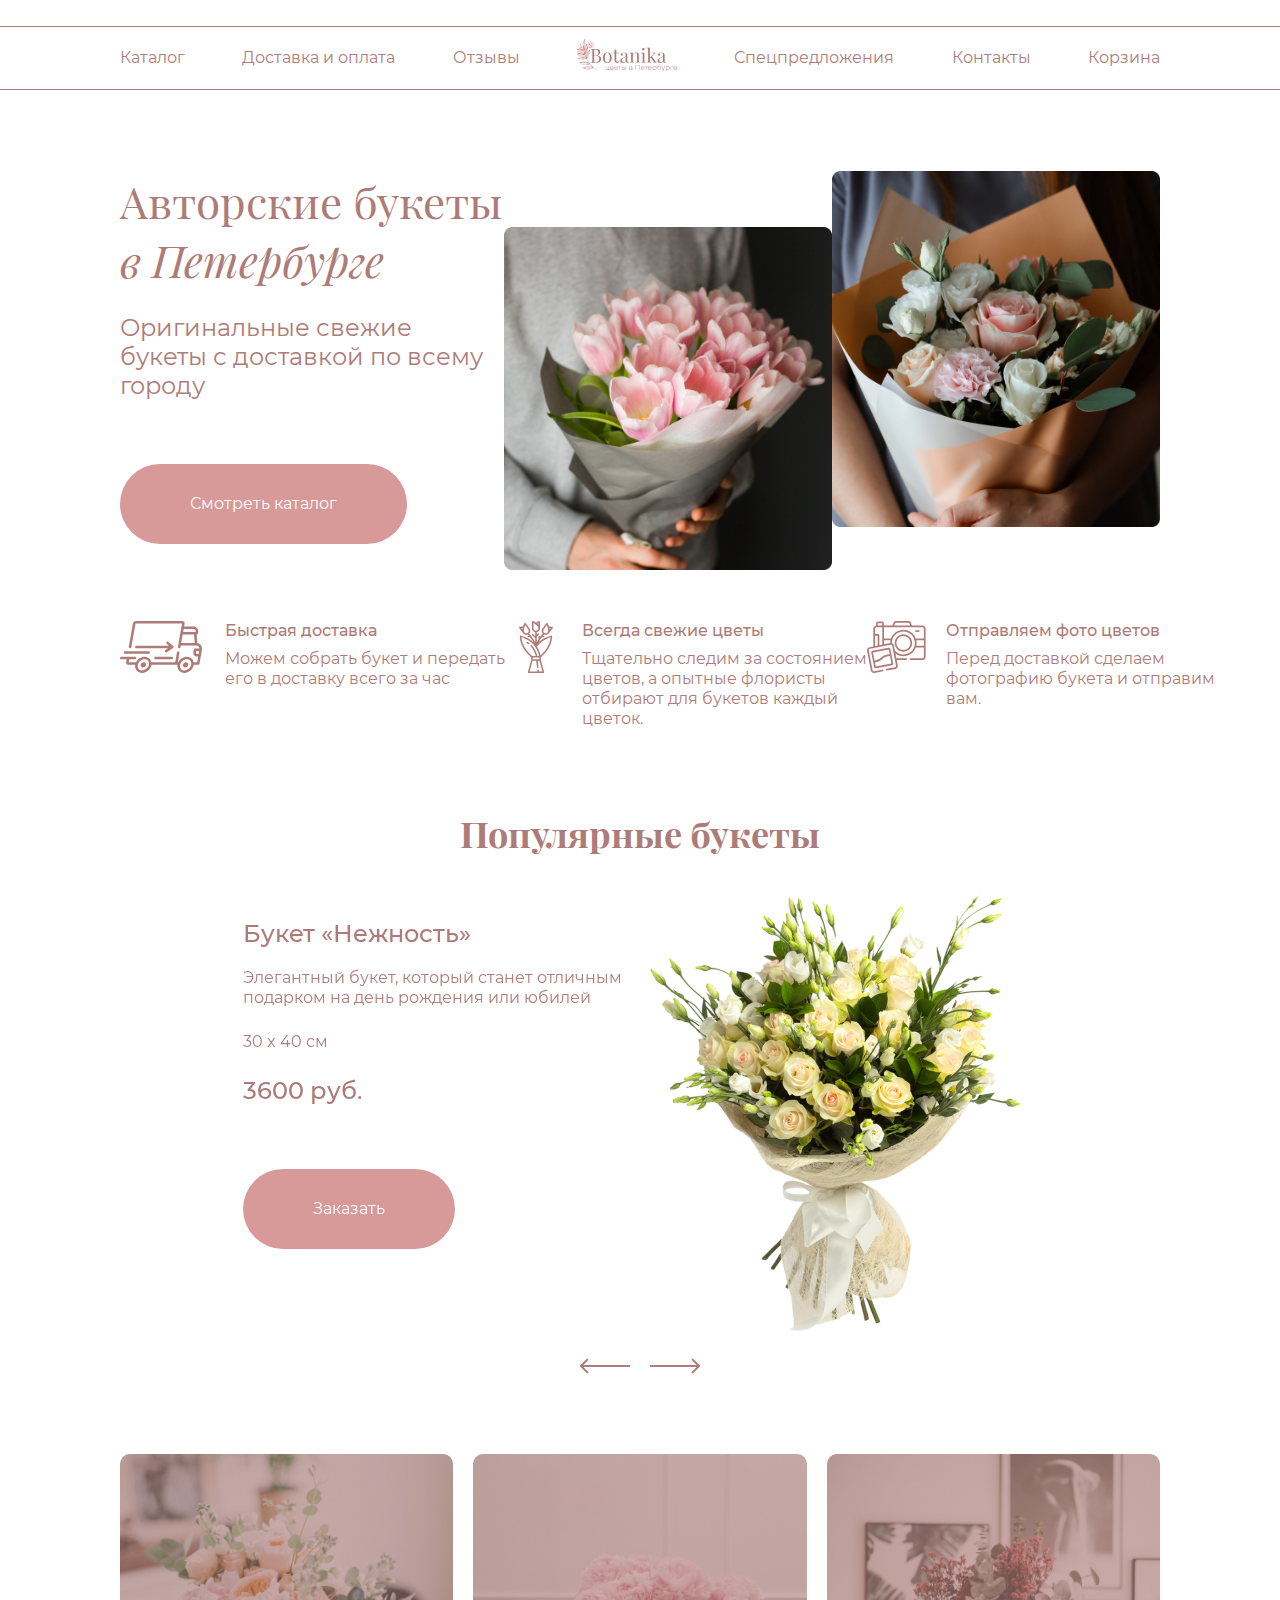
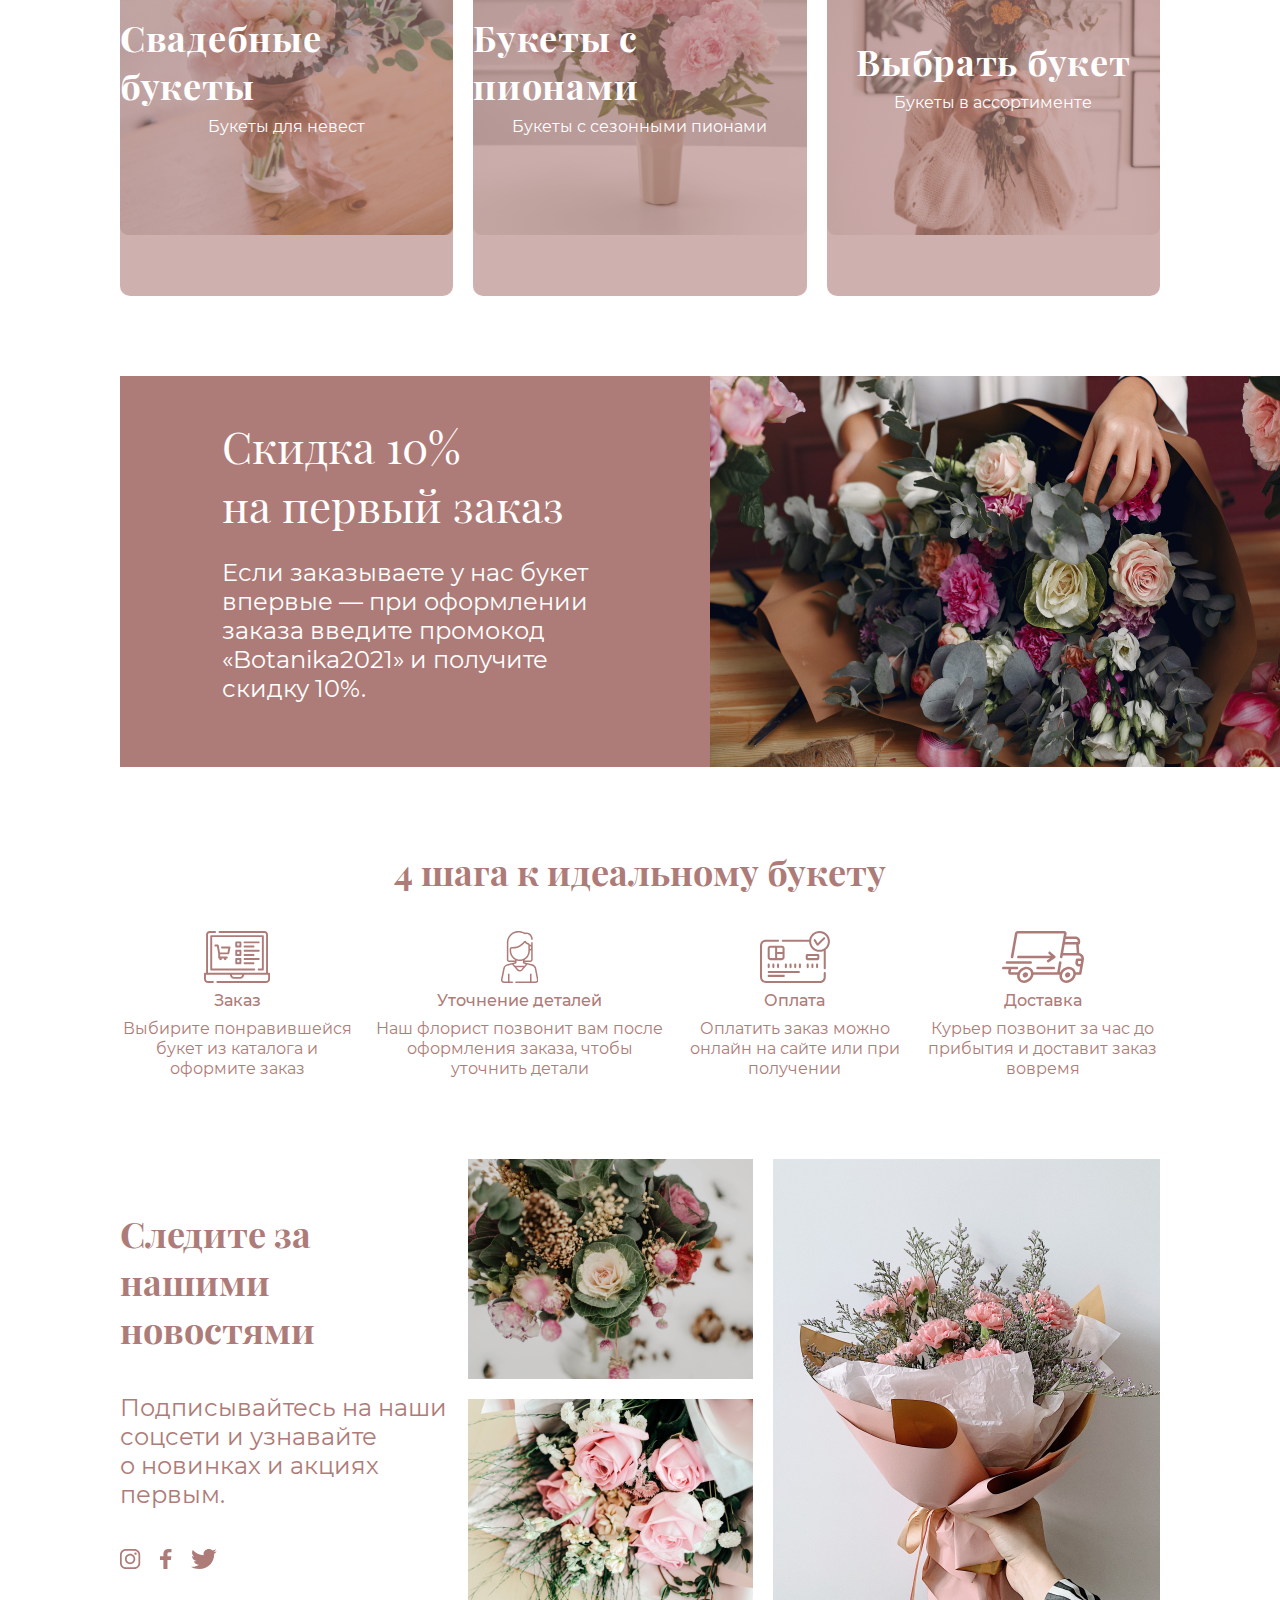
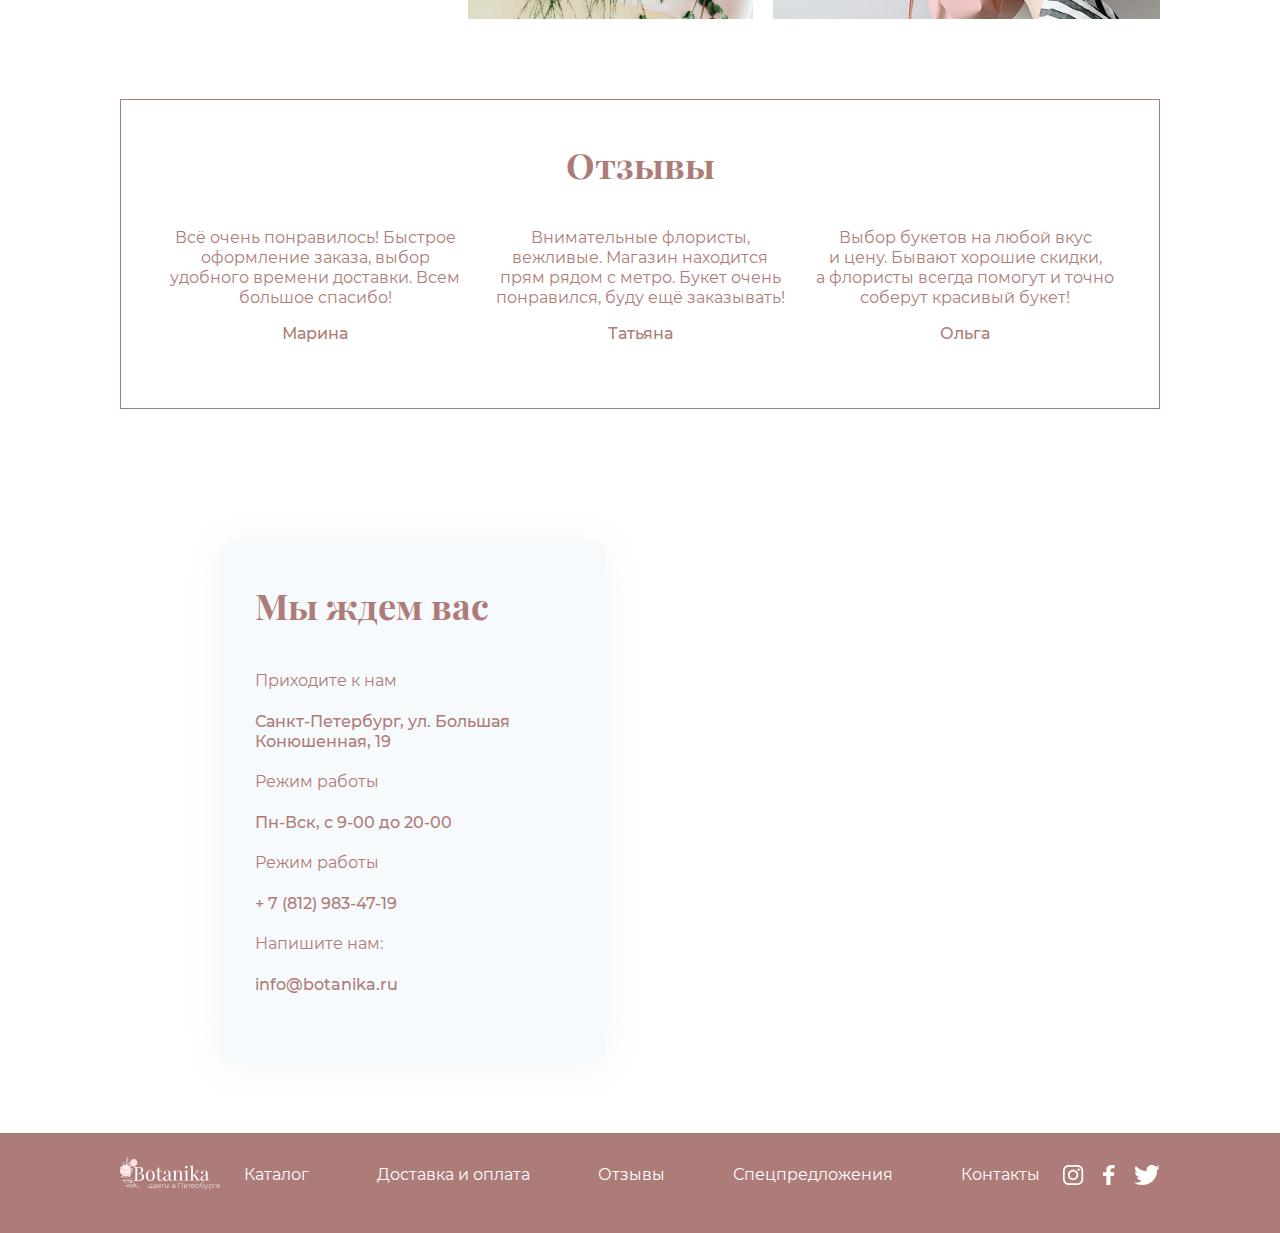
<file: Common/html-marathon-2021/index.html>
<!doctype html>
<html lang="ru">
<head>
    <meta charset="UTF-8">
    <meta name="viewport"
          content="width=device-width, user-scalable=no, initial-scale=1.0, maximum-scale=1.0, minimum-scale=1.0">
    <meta http-equiv="X-UA-Compatible" content="ie=edge">
    <link rel="stylesheet" href="css/normalize.css">
    <link rel="stylesheet" href="css/style.css">
    <title>Botanika Flowers</title>
</head>
<body>
<svg class="visually-hidden sprite">
    <svg id="ig" width="21" height="20" viewBox="0 0 21 20" fill="none" xmlns="http://www.w3.org/2000/svg">
        <path d="M5.84581 0C2.6218 0 0 2.60401 0 5.80437V14.1971C0 17.3974 2.6218 20 5.84581 20H14.3512C17.5752 20 20.197 17.3974 20.197 14.1971V5.80437C20.197 2.60401 17.5752 0 14.3512 0H5.84581ZM5.84581 1.71935H14.3512C16.6458 1.71935 18.4664 3.52664 18.4664 5.80437V14.1971C18.4664 16.4748 16.6458 18.2807 14.3512 18.2807H5.84581C3.55123 18.2807 1.73203 16.4748 1.73203 14.1971V5.80437C1.73203 3.52664 3.55123 1.71935 5.84581 1.71935ZM15.5189 3.43867C14.8499 3.43867 14.3078 3.97676 14.3078 4.64091C14.3078 5.30507 14.8499 5.84315 15.5189 5.84315C16.188 5.84315 16.73 5.30507 16.73 4.64091C16.73 3.97676 16.188 3.43867 15.5189 3.43867ZM10.0985 4.85061C7.24365 4.85061 4.91107 7.16609 4.91107 10C4.91107 12.8339 7.24365 15.1494 10.0985 15.1494C12.9534 15.1494 15.2874 12.8339 15.2874 10C15.2874 7.16609 12.9534 4.85061 10.0985 4.85061ZM10.0985 6.56996C12.0175 6.56996 13.5553 8.09513 13.5553 10C13.5553 11.9049 12.0175 13.43 10.0985 13.43C8.17955 13.43 6.6431 11.9049 6.6431 10C6.6431 8.09513 8.17955 6.56996 10.0985 6.56996Z"
              fill="currentColor"/>
    </svg>
    <svg id="fb" width="12" height="20" viewBox="0 0 12 20" fill="none" xmlns="http://www.w3.org/2000/svg">
        <path d="M8.46041 0C5.45614 0 3.39869 1.65638 3.39869 4.69933V7.32182H0V10.8784H3.39869V20H7.46134V10.8784H10.8506L11.3596 7.32182H7.46134V5.05071C7.46134 4.02128 7.77835 3.31953 9.41206 3.31953H11.4955V0.139979C11.1352 0.0966486 9.89947 0 8.46041 0Z"
              fill="currentColor"/>
    </svg>
    <svg id="tw" width="26" height="20" viewBox="0 0 26 20" fill="none" xmlns="http://www.w3.org/2000/svg">
        <path d="M25.7588 2.36717C24.8116 2.76883 23.7929 3.04029 22.7241 3.16259C23.8149 2.53743 24.6525 1.54801 25.0471 0.36927C24.0262 0.948099 22.8956 1.36795 21.6913 1.59426C20.7278 0.613218 19.3544 0 17.8345 0C14.9158 0 12.5503 2.26041 12.5503 5.04887C12.5503 5.44474 12.5966 5.83021 12.687 6.19951C8.29503 5.98923 4.40126 3.97853 1.79486 0.924148C1.33997 1.66952 1.07939 2.53671 1.07939 3.46218C1.07939 5.21411 2.01193 6.75926 3.43028 7.66504C2.56407 7.63916 1.74915 7.41194 1.03665 7.03349C1.03563 7.05477 1.03563 7.07575 1.03563 7.09687C1.03563 9.54362 2.8574 11.5838 5.27461 12.048C4.83157 12.1634 4.36482 12.2244 3.88283 12.2244C3.54197 12.2244 3.2115 12.1936 2.88828 12.1344C3.56119 14.1402 5.51239 15.6002 7.82521 15.641C6.01517 16.9955 3.73697 17.8022 1.26097 17.8022C0.834721 17.8022 0.413742 17.7783 0 17.7319C2.33958 19.1644 5.11689 20 8.10148 20C17.8212 20 23.1358 12.3067 23.1358 5.63404C23.1358 5.41524 23.1305 5.19793 23.1209 4.9814C24.1529 4.26896 25.0487 3.37993 25.7576 2.36721"
              fill="currentColor"/>
    </svg>
    <svg id="order" width="67" height="52" viewBox="0 0 67 52" fill="none" xmlns="http://www.w3.org/2000/svg">
        <path d="M54.6833 39.4846H58.8546C59.3892 39.4846 59.8226 39.0514 59.8226 38.5167V5.13934C59.8226 4.60462 59.3892 4.17136 58.8546 4.17136H7.22634C6.69176 4.17136 6.25836 4.60462 6.25836 5.13934V38.5167C6.25836 39.0514 6.69176 39.4846 7.22634 39.4846H50.1531C50.6877 39.4846 51.1211 39.0514 51.1211 38.5167C51.1211 37.9819 50.6877 37.5487 50.1531 37.5487H8.19433V6.10732H57.8867V37.5487H54.6833C54.1487 37.5487 53.7153 37.9819 53.7153 38.5167C53.7153 39.0514 54.1487 39.4846 54.6833 39.4846Z"
              fill="#AE7C78"/>
        <path d="M65.1129 41.72H63.9952V3.57508C63.9952 1.60375 62.3908 0 60.4189 0H15.538C15.0035 0 14.5701 0.433269 14.5701 0.967982C14.5701 1.5027 15.0035 1.93596 15.538 1.93596H60.4189C61.3233 1.93596 62.0593 2.67124 62.0593 3.57508V41.72H4.02164V3.57508C4.02164 2.67124 4.75757 1.93596 5.66205 1.93596H11.0131C11.5476 1.93596 11.981 1.5027 11.981 0.967982C11.981 0.433269 11.5476 0 11.0131 0H5.66205C3.69008 0 2.08568 1.60375 2.08568 3.57508V41.72H0.967982C0.433398 41.72 0 42.1533 0 42.688V47.9035C0 50.1624 1.83775 52 4.0965 52H8.84736C9.38194 52 9.81534 51.5667 9.81534 51.032C9.81534 50.4973 9.38194 50.064 8.84736 50.064H4.0965C2.90524 50.064 1.93596 49.0948 1.93596 47.9035V43.656H25.8099L26.3296 45.3192C26.7986 46.8199 28.1701 47.8281 29.7423 47.8281H36.3383C37.9106 47.8281 39.282 46.8199 39.751 45.3192L40.2708 43.656H64.1449V47.9035C64.1449 49.0948 63.1757 50.064 61.9844 50.064H13.3775C12.8429 50.064 12.4095 50.4973 12.4095 51.032C12.4095 51.5667 12.8429 52 13.3775 52H61.9844C64.2432 52 66.0809 50.1624 66.0809 47.9035V42.688C66.0809 42.1533 65.6475 41.72 65.1129 41.72ZM37.9033 44.7417C37.6883 45.4299 37.0594 45.8922 36.3384 45.8922H29.7425C29.0215 45.8922 28.3926 45.4299 28.1776 44.7417L27.8383 43.656H38.2426L37.9033 44.7417Z"
              fill="#AE7C78"/>
        <path d="M24.3053 23.3175C24.7667 23.3175 25.164 22.9919 25.2545 22.5394L26.4279 16.6724C26.4847 16.3881 26.4111 16.0932 26.2274 15.8689C26.0434 15.6447 25.7688 15.5146 25.4788 15.5146H18.0473C17.5127 15.5146 17.0793 15.9478 17.0793 16.4826C17.0793 17.0173 17.5127 17.4505 18.0473 17.4505H24.298L23.5117 21.3816H15.9856L14.6969 14.3523C14.6126 13.8926 14.2121 13.559 13.7448 13.559H11.3981C10.8635 13.559 10.4301 13.9923 10.4301 14.527C10.4301 15.0617 10.8635 15.495 11.3981 15.495H12.9383L14.2111 22.4376V26.5217C14.2111 27.0564 14.6445 27.4897 15.1791 27.4897H15.2244C15.1958 27.5969 15.1791 27.7091 15.1791 27.8254C15.1791 28.5454 15.7628 29.1292 16.4829 29.1292C17.0736 29.1292 17.5718 28.7362 17.7321 28.1975C17.7702 28.075 17.7907 27.9448 17.7907 27.8098C17.7907 27.6991 17.7755 27.5923 17.7495 27.4897H19.9179C19.913 27.509 19.9071 27.5281 19.9031 27.5479C19.8836 27.6375 19.8727 27.7301 19.8727 27.8255C19.8727 28.5455 20.4565 29.1293 21.1766 29.1293C21.8073 29.1293 22.3334 28.6813 22.4542 28.0862C22.4734 27.9972 22.4841 27.9047 22.4841 27.8099C22.4841 27.6993 22.4689 27.5924 22.4429 27.4898H22.7411C23.2757 27.4898 23.7091 27.0565 23.7091 26.5218C23.7091 25.9871 23.2757 25.5538 22.7411 25.5538H16.1472V23.3178H24.3053V23.3175Z"
              fill="#AE7C78"/>
        <path d="M37.3983 11.3977C37.3983 10.863 36.9649 10.4297 36.4303 10.4297H32.2583C31.7237 10.4297 31.2903 10.863 31.2903 11.3977V15.5698C31.2903 16.1046 31.7237 16.5378 32.2583 16.5378H36.4303C36.9649 16.5378 37.3983 16.1046 37.3983 15.5698V11.3977ZM35.4623 14.6019H33.2262V12.3658H35.4623V14.6019Z"
              fill="#AE7C78"/>
        <path d="M40.6022 16.5378H49.4677C50.0023 16.5378 50.4357 16.1046 50.4357 15.5699C50.4357 15.0353 50.0023 14.6021 49.4677 14.6021H40.6022C40.0676 14.6021 39.6342 15.0353 39.6342 15.5699C39.6342 16.1046 40.0676 16.5378 40.6022 16.5378Z"
              fill="#AE7C78"/>
        <path d="M40.6022 12.3658H54.6829C55.2174 12.3658 55.6508 11.9325 55.6508 11.3978C55.6508 10.8631 55.2174 10.4298 54.6829 10.4298H40.6022C40.0676 10.4298 39.6342 10.8631 39.6342 11.3978C39.6342 11.9325 40.0676 12.3658 40.6022 12.3658Z"
              fill="#AE7C78"/>
        <path d="M37.3983 19.7419C37.3983 19.2072 36.9649 18.774 36.4303 18.774H32.2583C31.7237 18.774 31.2903 19.2072 31.2903 19.7419V23.9139C31.2903 24.4487 31.7237 24.8819 32.2583 24.8819H36.4303C36.9649 24.8819 37.3983 24.4487 37.3983 23.9139V19.7419ZM35.4623 22.946H33.2262V20.7099H35.4623V22.946Z"
              fill="#AE7C78"/>
        <path d="M40.6022 24.8818H49.4677C50.0023 24.8818 50.4357 24.4486 50.4357 23.9139C50.4357 23.3793 50.0023 22.946 49.4677 22.946H40.6022C40.0676 22.946 39.6342 23.3793 39.6342 23.9139C39.6342 24.4486 40.0676 24.8818 40.6022 24.8818Z"
              fill="#AE7C78"/>
        <path d="M40.6022 20.7099H54.6829C55.2174 20.7099 55.6508 20.2767 55.6508 19.7419C55.6508 19.2072 55.2174 18.774 54.6829 18.774H40.6022C40.0676 18.774 39.6342 19.2072 39.6342 19.7419C39.6342 20.2767 40.0676 20.7099 40.6022 20.7099Z"
              fill="#AE7C78"/>
        <path d="M36.4303 27.1181H32.2583C31.7237 27.1181 31.2903 27.5514 31.2903 28.0861V32.2581C31.2903 32.7928 31.7237 33.2261 32.2583 33.2261H36.4303C36.9649 33.2261 37.3983 32.7928 37.3983 32.2581V28.0861C37.3983 27.5515 36.9649 27.1181 36.4303 27.1181ZM35.4623 31.2901H33.2262V29.0541H35.4623V31.2901Z"
              fill="#AE7C78"/>
        <path d="M40.6022 31.2901C40.0676 31.2901 39.6342 31.7233 39.6342 32.2581C39.6342 32.7928 40.0676 33.226 40.6022 33.226H49.4678C50.0023 33.226 50.4357 32.7928 50.4357 32.2581C50.4357 31.7233 50.0023 31.2901 49.4678 31.2901H40.6022Z"
              fill="#AE7C78"/>
        <path d="M55.6508 28.0861C55.6508 27.5514 55.2174 27.1182 54.6828 27.1182H40.6022C40.0676 27.1182 39.6342 27.5514 39.6342 28.0861C39.6342 28.6207 40.0676 29.054 40.6022 29.054H54.6828C55.2174 29.054 55.6508 28.6207 55.6508 28.0861Z"
              fill="#AE7C78"/>
    </svg>
    <svg id="details" width="38" height="52" viewBox="0 0 38 52" fill="none" xmlns="http://www.w3.org/2000/svg">
        <path d="M35.216 37.2539C34.5305 33.8206 31.3098 33.2362 31.2996 33.2315V33.2316C31.265 33.2214 31.595 33.3042 23.4446 31.2839V31.0074H29.4445C30.6812 31.0074 31.6873 30.0012 31.6873 28.7646V17.3219C31.7881 16.8964 31.7883 16.4541 31.6873 16.0278V11.8516C31.6873 11.4307 31.3461 11.0898 30.9254 11.0898C30.5046 11.0898 30.1636 11.4307 30.1636 11.8516V14.0379C29.7614 13.7979 29.3021 13.6257 28.807 13.5405C28.6283 12.7466 27.9689 12.1189 27.1328 12.0091C26.2612 11.8946 25.6006 11.3864 25.1695 10.499C24.9677 10.0835 24.5724 9.8106 24.1123 9.76875C23.6518 9.72711 23.2158 9.92384 22.9429 10.2954C21.6334 12.0776 17.9928 16.075 11.7064 16.0748C11.2281 16.0748 10.9039 16.0521 10.7909 16.0471C9.63574 15.9775 8.65901 16.9005 8.65901 18.058V19.8084C8.65901 22.6062 9.81967 25.3185 11.8432 27.2498C12.5143 27.8904 13.2546 28.4247 14.0441 28.8508V29.4839H8.07167C7.67507 29.4839 7.3524 29.1613 7.3524 28.7648V11.6463C7.3524 6.09665 11.8773 1.52368 17.3432 1.52368C17.3609 1.52368 17.3786 1.52378 17.3962 1.52388C19.3545 1.53434 21.6156 2.0906 23.1564 2.94058C24.1329 3.47958 24.7361 3.05118 25.7004 3.05118C28.0542 3.05118 29.9404 5.47143 30.1665 7.64822C30.1679 7.68011 30.1712 7.80778 30.1716 8.2969C30.1721 9.03232 31.0027 9.08879 30.9341 9.05812C31.3549 9.05781 31.6956 8.71636 31.6953 8.29569C31.6952 8.1604 31.6963 7.62994 31.6836 7.50685C31.3773 4.47652 28.7924 1.52754 25.7005 1.52754C24.493 1.52754 24.3048 1.83365 23.8925 1.60655C22.1453 0.642622 19.5985 0.0120182 17.4044 0.000236869C11.0799 -0.040693 5.82865 5.22808 5.82865 11.6462V28.7647C5.82865 30.0014 6.83484 31.0075 8.07157 31.0075H14.0441V31.284L6.21987 33.2232C6.20951 33.2257 6.19936 33.2287 6.1891 33.2316L5.6175 33.4002C5.60034 33.4053 5.58348 33.4109 5.56672 33.417C4.54663 33.7977 2.76227 34.8023 2.27263 37.2543C-0.0460455 48.9017 0.0515568 48.4044 0.0459708 48.4443C-0.233327 50.4198 0.75559 52 3.1345 52H11.3728C11.7936 52 12.1346 51.659 12.1346 51.2382C12.1346 50.8173 11.7935 50.4764 11.3728 50.4764H8.50595V43.2908C8.50595 42.8699 8.1649 42.529 7.74413 42.529C7.32335 42.529 6.98231 42.87 6.98231 43.2908V50.4764H3.1345C2.12252 50.4764 1.53488 50.1505 1.52513 49.0875C1.52087 48.5689 1.50045 49.0744 3.76693 37.5522C4.10808 35.8436 5.34877 35.1299 6.07565 34.8536L6.60398 34.6978L11.0971 33.5841C16.0953 39.4723 15.7994 39.1603 16.0882 39.4421C17.7565 41.0694 20.1369 40.9545 21.7036 39.1146L26.4085 33.5883L30.8845 34.6977C31.014 34.7572 33.2421 35.1491 33.7218 37.5519C35.9687 48.9743 35.9679 48.5665 35.9637 49.0869C35.9559 50.1281 35.3927 50.4765 34.3543 50.4765H30.5338V43.2908C30.5338 42.8699 30.1929 42.529 29.772 42.529C29.3511 42.529 29.0102 42.87 29.0102 43.2908V50.4764H14.928C14.5071 50.4764 14.1662 50.8174 14.1662 51.2382C14.1662 51.6591 14.5072 52 14.928 52H34.3544C36.2366 52 37.47 50.9644 37.4874 49.0991C37.4938 48.228 37.4419 48.6442 35.216 37.2539ZM28.8569 15.1122C29.4931 15.3014 29.9837 15.7206 30.1637 16.2384V17.1112C29.9837 17.6291 29.4931 18.0484 28.8569 18.2375V15.1122ZM28.8569 19.9411V19.8004C29.333 19.7125 29.7751 19.5439 30.1637 19.3118V28.7647C30.1637 29.1613 29.8411 29.4837 29.4445 29.4837H23.4446V28.895C26.6747 27.2063 28.8569 23.8252 28.8569 19.9411ZM12.8953 26.1475C11.1715 24.5021 10.1829 22.1916 10.1829 19.8082C10.2282 18.1495 10.0731 17.9485 10.3377 17.6993C10.4315 17.6109 10.5575 17.5596 10.6994 17.5678C16.1619 17.8966 20.8602 15.4953 23.9621 11.4746C24.7985 12.9432 26.025 13.4004 26.9344 13.52C27.1617 13.5498 27.3333 13.7438 27.3333 13.9714C27.3333 16.079 27.3333 17.8488 27.3333 19.9412C27.3333 27.5214 18.2584 31.2662 12.8953 26.1475ZM20.5433 38.1268C19.4818 39.3737 17.996 39.3704 16.9371 38.1205L15.3475 36.2444H22.1459L20.5433 38.1268ZM23.4433 34.7206H14.0568L12.7475 33.1752L14.9894 32.6195C15.3295 32.5353 15.5679 32.2227 15.5679 31.8725L15.568 29.5156C17.6643 30.2144 19.878 30.2068 21.921 29.5373C21.9353 31.9723 21.8883 31.9166 21.9634 32.1314C22.0465 32.3688 22.2445 32.5562 22.4994 32.6194L24.756 33.1787L23.4433 34.7206Z"
              fill="#AE7C78"/>
    </svg>
    <svg id="pay" width="70" height="52" viewBox="0 0 70 52" fill="none" xmlns="http://www.w3.org/2000/svg">
        <path d="M22.0023 14.733H10.2449C8.82706 14.733 7.67353 15.8865 7.67353 17.3043V26.5864C7.67353 28.0042 8.82706 29.1577 10.2449 29.1577H22.0021C23.4199 29.1577 24.5735 28.0042 24.5735 26.5864V17.3043C24.5735 15.8865 23.4201 14.733 22.0023 14.733ZM22.5248 17.3043V20.921H17.1478V16.7815H22.0021C22.2904 16.7817 22.5248 17.0162 22.5248 17.3043ZM9.72219 26.5864V17.3043C9.72219 17.0162 9.95669 16.7817 10.2449 16.7817H15.0991V27.1091H10.2449C9.95669 27.1091 9.72219 26.8746 9.72219 26.5864ZM22.0023 27.1091H17.1479V22.9697H22.5249V26.5863C22.5248 26.8746 22.2904 27.1091 22.0023 27.1091Z"
              fill="#AE7C78"/>
        <path d="M7.67353 40.9919C7.67353 41.5577 8.13216 42.0162 8.69786 42.0162H38.8407C39.4064 42.0162 39.8651 41.5577 39.8651 40.9919C39.8651 40.426 39.4064 39.9676 38.8407 39.9676H8.69786C8.13216 39.9676 7.67353 40.426 7.67353 40.9919Z"
              fill="#AE7C78"/>
        <path d="M8.69785 43.8689C8.13215 43.8689 7.67352 44.3274 7.67352 44.8933C7.67352 45.4592 8.13215 45.9177 8.69785 45.9177H23.7693C24.335 45.9177 24.7936 45.4592 24.7936 44.8933C24.7936 44.3274 24.335 43.8689 23.7693 43.8689H8.69785Z"
              fill="#AE7C78"/>
        <path d="M26.889 36.105V33.6286C26.889 33.0627 26.4304 32.6042 25.8647 32.6042C25.299 32.6042 24.8404 33.0627 24.8404 33.6286V36.105C24.8404 36.6708 25.299 37.1293 25.8647 37.1293C26.4304 37.1293 26.889 36.6708 26.889 36.105Z"
              fill="#AE7C78"/>
        <path d="M31.5711 36.105V33.6286C31.5711 33.0627 31.1124 32.6042 30.5467 32.6042C29.981 32.6042 29.5224 33.0627 29.5224 33.6286V36.105C29.5224 36.6708 29.981 37.1293 30.5467 37.1293C31.1124 37.1293 31.5711 36.6708 31.5711 36.105Z"
              fill="#AE7C78"/>
        <path d="M36.2528 36.105V33.6286C36.2528 33.0627 35.7942 32.6042 35.2285 32.6042C34.6628 32.6042 34.2042 33.0627 34.2042 33.6286V36.105C34.2042 36.6708 34.6628 37.1293 35.2285 37.1293C35.7942 37.1293 36.2528 36.6708 36.2528 36.105Z"
              fill="#AE7C78"/>
        <path d="M40.9348 36.105V33.6286C40.9348 33.0627 40.4761 32.6042 39.9104 32.6042C39.3447 32.6042 38.8861 33.0627 38.8861 33.6286V36.105C38.8861 36.6708 39.3447 37.1293 39.9104 37.1293C40.4761 37.1293 40.9348 36.6708 40.9348 36.105Z"
              fill="#AE7C78"/>
        <path d="M46.6891 33.6286V36.105C46.6891 36.6708 47.1478 37.1293 47.7135 37.1293C48.2792 37.1293 48.7378 36.6708 48.7378 36.105V33.6286C48.7378 33.0627 48.2792 32.6042 47.7135 32.6042C47.1478 32.6042 46.6891 33.0629 46.6891 33.6286Z"
              fill="#AE7C78"/>
        <path d="M51.371 33.6286V36.105C51.371 36.6708 51.8297 37.1293 52.3954 37.1293C52.9611 37.1293 53.4197 36.6708 53.4197 36.105V33.6286C53.4197 33.0627 52.9611 32.6042 52.3954 32.6042C51.8297 32.6042 51.371 33.0629 51.371 33.6286Z"
              fill="#AE7C78"/>
        <path d="M56.0529 33.6286V36.105C56.0529 36.6708 56.5116 37.1293 57.0773 37.1293C57.643 37.1293 58.1016 36.6708 58.1016 36.105V33.6286C58.1016 33.0627 57.643 32.6042 57.0773 32.6042C56.5116 32.6042 56.0529 33.0629 56.0529 33.6286Z"
              fill="#AE7C78"/>
        <path d="M8.69786 37.1293C9.26356 37.1293 9.72219 36.6708 9.72219 36.105V33.6286C9.72219 33.0627 9.26356 32.6042 8.69786 32.6042C8.13216 32.6042 7.67353 33.0627 7.67353 33.6286V36.105C7.67353 36.6708 8.13216 37.1293 8.69786 37.1293Z"
              fill="#AE7C78"/>
        <path d="M14.4041 36.105V33.6286C14.4041 33.0627 13.9455 32.6042 13.3798 32.6042C12.8141 32.6042 12.3554 33.0627 12.3554 33.6286V36.105C12.3554 36.6708 12.8141 37.1293 13.3798 37.1293C13.9455 37.1293 14.4041 36.6708 14.4041 36.105Z"
              fill="#AE7C78"/>
        <path d="M19.086 36.105V33.6286C19.086 33.0627 18.6274 32.6042 18.0617 32.6042C17.496 32.6042 17.0373 33.0627 17.0373 33.6286V36.105C17.0373 36.6708 17.496 37.1293 18.0617 37.1293C18.6274 37.1293 19.086 36.6708 19.086 36.105Z"
              fill="#AE7C78"/>
        <path d="M69.9276 10.4064C69.9276 4.66822 65.2593 0 59.5212 0C54.3817 0 50.1034 3.74605 49.2661 8.65055H22.7606C22.1949 8.65055 21.7363 9.10904 21.7363 9.67488C21.7363 10.2407 22.1949 10.6992 22.7606 10.6992H49.119C49.2756 16.3384 53.9299 20.8106 59.5173 20.8127C59.5186 20.8127 59.5199 20.8128 59.5212 20.8128C59.5226 20.8128 59.5212 20.8128 59.5212 20.8128C59.5223 20.8128 59.5234 20.8127 59.5246 20.8127C61.021 20.8121 62.4717 20.483 63.7266 19.9278V37.1539C63.7266 37.7197 64.1852 38.1782 64.7509 38.1782C65.3166 38.1782 65.7752 37.7197 65.7752 37.1539V18.7177C68.2952 16.8168 69.9276 13.7988 69.9276 10.4064ZM59.5212 2.04866C64.1298 2.04866 67.8789 5.79799 67.8789 10.4064C67.8789 15.0237 64.1191 18.764 59.5212 18.764C54.8226 18.764 50.9802 14.8531 51.1721 10.0678C51.3865 5.46515 55.146 2.04866 59.5212 2.04866Z"
              fill="#AE7C78"/>
        <path d="M56.6877 14.3487C57.0344 14.9106 57.8157 15.0029 58.2837 14.5351L64.9091 7.90961C65.3091 7.50944 65.3091 6.86097 64.9091 6.46093C64.509 6.06104 63.8604 6.06104 63.4605 6.46093L57.7509 12.1707L55.5417 8.59072C55.2447 8.10929 54.6135 7.96001 54.132 8.25692C53.6506 8.55412 53.5012 9.18524 53.7983 9.66654L56.6877 14.3487Z"
              fill="#AE7C78"/>
        <path d="M64.7508 40.9097C64.1851 40.9097 63.7265 41.3682 63.7265 41.934V46.1586C63.7265 48.25 62.025 49.9515 59.9335 49.9515H5.84168C3.75014 49.9515 2.04866 48.25 2.04866 46.1586V14.4923C2.04866 12.4009 3.75014 10.6993 5.84168 10.6993H17.9804C18.5461 10.6993 19.0047 10.2408 19.0047 9.67496C19.0047 9.10912 18.5461 8.65063 17.9804 8.65063H5.84168C2.62064 8.65063 0 11.2711 0 14.4923V46.1585C0 49.3795 2.62064 52 5.84168 52H59.9335C63.1545 52 65.7751 49.3794 65.7751 46.1585V41.9339C65.7751 41.3682 65.3165 40.9097 64.7508 40.9097Z"
              fill="#AE7C78"/>
        <path d="M59.3408 27.5829V24.5548C59.3408 23.6866 58.6342 22.9801 57.7659 22.9801H47.3054C46.4371 22.9801 45.7306 23.6866 45.7306 24.5548V27.5829C45.7306 28.4512 46.4371 29.1577 47.3054 29.1577H57.7659C58.6342 29.1577 59.3408 28.4512 59.3408 27.5829ZM57.2921 27.1091H47.7791V25.0287H57.2921V27.1091Z"
              fill="#AE7C78"/>
    </svg>

    <svg id="truck" width="82" height="52" viewBox="0 0 82 52" fill="currentColor" xmlns="http://www.w3.org/2000/svg">
        <path d="M80.6664 24.0056C79.8139 22.987 78.651 22.3251 77.3179 22.0776L76.6917 13.5574C77.3094 13.5515 77.8362 13.1054 77.9438 12.4942L78.1853 11.1213C78.4441 9.64958 78.0831 8.19685 77.1947 7.13571C76.3075 6.0757 75.0084 5.49175 73.5368 5.49175H64.1109L64.5698 2.88347C64.7 2.14266 64.5113 1.40296 64.0523 0.854493C63.5978 0.311484 62.9144 0 62.1773 0H15.7792C14.4072 0 13.1442 1.07012 12.9038 2.43664L8.79883 25.7766C8.67583 26.4766 9.14205 27.1442 9.84033 27.2675C9.9156 27.2809 9.99055 27.2873 10.0647 27.2873C10.676 27.2873 11.2178 26.8478 11.3275 26.2234L15.4327 2.88347C15.4597 2.72982 15.657 2.57408 15.7791 2.57408L62.0166 2.57424L57.9356 25.7766C57.8124 26.4766 58.2787 27.1442 58.9771 27.2675C59.6746 27.3907 60.3413 26.9235 60.4643 26.2234L60.7603 24.5409H76.1138C76.1143 24.5409 76.115 24.5409 76.1156 24.5409C76.1162 24.5409 76.1169 24.5409 76.1174 24.5409C77.1786 24.5411 78.0954 24.9385 78.6994 25.6599C79.115 26.1565 79.3575 26.7746 79.4158 27.4584H75.151C74.5278 27.4584 73.9948 27.9069 73.8865 28.5221L73.4037 31.268C73.2091 32.3743 73.4839 33.4704 74.1575 34.2753C74.8219 35.0692 75.8304 35.5244 76.9241 35.5244H78.1329L77.1368 41.1878H73.747C73.5239 40.0551 73.0356 39.0132 72.2955 38.1293C70.9824 36.5602 69.05 35.6962 66.8547 35.6962C63.3346 35.6962 59.9385 38.0051 58.3486 41.188H57.8325L59.4986 31.7152C59.6216 31.0151 59.1555 30.3475 58.4571 30.2242C57.7591 30.1006 57.0929 30.5681 56.9699 31.2683L55.2251 41.1881H31.4576C31.2345 40.0554 30.7462 39.0137 30.0061 38.1297C28.6928 36.5605 26.7605 35.6965 24.5651 35.6965C21.045 35.6965 17.6489 38.0054 16.059 41.1883L8.69537 41.1881L9.20851 38.2708H14.9788C15.6878 38.2708 16.2628 37.6945 16.2628 36.9836C16.2628 36.2728 15.688 35.6964 14.9788 35.6964H1.28397C0.574961 35.6964 0 36.2726 0 36.9836C0 37.6944 0.574801 38.2708 1.28397 38.2708H6.60133L6.14248 40.8791C6.01227 41.6199 6.20093 42.3596 6.65994 42.908C7.11447 43.451 7.79785 43.7625 8.53489 43.7625H15.2253C14.8772 45.946 15.4003 48.0029 16.7096 49.5669C18.0229 51.136 19.9552 52 22.1506 52C26.5203 52 30.7009 48.4435 31.4698 44.0716C31.4879 43.968 31.5021 43.8651 31.5165 43.7624H57.5149C57.1667 45.9456 57.6898 48.0026 58.9992 49.5667C60.3125 51.1359 62.2448 51.9998 64.4402 51.9998C68.8099 51.9998 72.9905 48.4433 73.7594 44.0714C73.7775 43.9679 73.7917 43.865 73.8061 43.7622H78.2144C78.8376 43.7622 79.3706 43.3138 79.4789 42.6985L81.8937 28.9691C82.2214 27.1055 81.7856 25.3428 80.6664 24.0056ZM61.2134 21.9672L62.6924 13.5579H74.1173L74.7354 21.9672H61.2134ZM75.6564 10.6744L75.602 10.9837H63.145L63.6582 8.06615H73.5368C74.2362 8.06615 74.8367 8.32337 75.2275 8.79043C75.6327 9.27435 75.7852 9.94324 75.6564 10.6744ZM28.9411 43.6249C28.3786 46.8237 25.3323 49.4259 22.1506 49.4259C20.7274 49.4259 19.4936 48.8884 18.6766 47.9125C17.8361 46.9082 17.5158 45.5444 17.7748 44.0721C18.3374 40.8733 21.3836 38.2711 24.5653 38.2711C25.9884 38.2711 27.2223 38.8087 28.0392 39.7847C28.8797 40.7887 29.2 42.1526 28.9411 43.6249ZM71.2305 43.6249C70.6679 46.8237 67.6217 49.4259 64.44 49.4259C63.0169 49.4259 61.783 48.8884 60.9661 47.9123C60.1256 46.908 59.8053 45.5443 60.0642 44.0719C60.6267 40.8731 63.673 38.2709 66.8547 38.2709C68.2777 38.2709 69.5117 38.8085 70.3287 39.7845C71.1692 40.7887 71.4895 42.1526 71.2305 43.6249ZM78.5857 32.9508H76.9241V32.9507C76.5815 32.9507 76.3051 32.8367 76.1246 32.6212C75.9373 32.3974 75.869 32.0758 75.9324 31.7156L76.2283 30.0335H79.0988L78.5857 32.9508Z"/>
        <path d="M25.4748 42.0427C25.0202 41.4997 24.3368 41.1882 23.5996 41.1882C22.2276 41.1882 20.9646 42.2584 20.7242 43.6249C20.594 44.3657 20.7827 45.1054 21.2417 45.6539C21.6962 46.1969 22.3796 46.5083 23.1166 46.5083C24.4887 46.5083 25.7517 45.4381 25.9921 44.0719C26.1224 43.3309 25.9339 42.5914 25.4748 42.0427Z"/>
        <path d="M67.7637 42.0427C67.309 41.4997 66.6256 41.1882 65.8888 41.1882C64.5167 41.1882 63.2537 42.2584 63.0135 43.6247C62.8833 44.3657 63.0716 45.1052 63.5308 45.6539C63.9853 46.1969 64.6687 46.5083 65.4057 46.5083C66.7778 46.5083 68.0408 45.4381 68.2812 44.0719C68.4116 43.3309 68.2229 42.5914 67.7637 42.0427Z"/>
        <path d="M51.7904 35.6965H35.5212C34.8122 35.6965 34.2372 36.2728 34.2372 36.9837C34.2372 37.6945 34.812 38.2709 35.5212 38.2709H51.7904C52.4994 38.2709 53.0744 37.6947 53.0744 36.9837C53.0742 36.2728 52.4994 35.6965 51.7904 35.6965Z"/>
        <path d="M28.6739 30.2048H4.98899C4.27998 30.2048 3.70502 30.7811 3.70502 31.492C3.70502 32.2028 4.27966 32.7792 4.98899 32.7792H28.6739C29.3829 32.7792 29.9578 32.203 29.9578 31.492C29.9578 30.7811 29.383 30.2048 28.6739 30.2048Z"/>
        <path d="M53.1922 25.0263L48.4387 20.9075C47.9022 20.4429 47.0915 20.5018 46.6277 21.0397C46.1639 21.5775 46.223 22.3903 46.7595 22.8553L48.9036 24.7132H16.3482C15.6392 24.7132 15.0642 25.2895 15.0642 26.0004C15.0642 26.7112 15.639 27.2876 16.3482 27.2876H48.0894L45.4412 29.0464C44.8499 29.4388 44.6883 30.2376 45.0799 30.8302C45.3269 31.2042 45.7353 31.4066 46.1514 31.4066C46.3948 31.4066 46.6411 31.3373 46.8593 31.1923L53.0616 27.0735C53.3967 26.8513 53.6082 26.4845 53.6339 26.0825C53.6595 25.6803 53.4961 25.2895 53.1922 25.0263Z"/>
    </svg>
    <svg id="bouquet" width="52" height="52" viewBox="0 0 52 52" fill="currentColor" xmlns="http://www.w3.org/2000/svg">
        <g clip-path="url(#clip0)">
            <path d="M35.7023 13.8987C35.9138 13.8987 36.1271 13.882 36.3401 13.8483C37.4002 13.6802 38.3313 13.1093 38.962 12.2408L42.7894 6.97096C42.9445 6.75738 42.978 6.47869 42.8779 6.23443C42.7777 5.99018 42.5582 5.81519 42.2978 5.77192C42.23 5.76065 40.7289 5.51415 38.896 5.49384C38.309 3.75774 37.6115 2.40706 37.5793 2.3449C37.4577 2.1106 37.2234 1.95602 36.9601 1.93642C36.6972 1.91631 36.4422 2.03473 36.2871 2.24842L32.4597 7.51828C31.829 8.38674 31.5742 9.44878 31.7423 10.5089C31.8667 11.2939 32.2125 12.0077 32.7359 12.5817C32.1565 13.2702 31.1364 14.523 30.018 16.0822V15.4162C30.018 14.9955 29.677 14.6545 29.2563 14.6545C28.8356 14.6545 28.4946 14.9955 28.4946 15.4162V18.3265C27.8833 19.2835 27.2879 20.2952 26.7615 21.3223V17.0447C26.7615 17.0446 26.7615 17.0444 26.7615 17.0442V15.7317L28.9809 13.5124C29.2784 13.2149 29.2784 12.7326 28.9809 12.4352C28.6834 12.1377 28.2011 12.1377 27.9037 12.4352L26.7613 13.5773V11.2197C28.6138 10.8626 30.0178 9.23001 30.0178 7.27484V0.761749C30.0178 0.497789 29.8811 0.252618 29.6566 0.113782C29.432 -0.0250537 29.1517 -0.0376475 28.9155 0.0804695C28.8539 0.111243 27.4956 0.794452 25.9997 1.85466C24.5045 0.794859 23.1463 0.111751 23.0838 0.0804695C22.8475 -0.0376475 22.5671 -0.0249522 22.3427 0.113782C22.1181 0.252618 21.9814 0.497789 21.9814 0.761749V7.27484C21.9814 9.23001 23.3854 10.8627 25.2379 11.2197V15.2055L23.2817 13.2493C22.9842 12.9519 22.5019 12.9519 22.2045 13.2493C21.9071 13.5468 21.9071 14.0291 22.2045 14.3265L25.238 17.36V21.3223C23.2951 17.5318 20.4126 13.9469 19.2636 12.5817C19.787 12.0077 20.1329 11.2939 20.2573 10.5089C20.4254 9.44878 20.1705 8.38674 19.5398 7.51828L15.7125 2.24842C15.5574 2.03473 15.3024 1.91641 15.0394 1.93642C14.7762 1.95602 14.5419 2.1106 14.4202 2.3449C14.3877 2.40706 13.6903 3.75784 13.1033 5.49394C11.2713 5.51446 9.76945 5.76065 9.70151 5.77192C9.4411 5.81519 9.22152 5.99018 9.12148 6.23443C9.02134 6.47869 9.05486 6.75738 9.20994 6.97096L13.0373 12.2408C13.668 13.1093 14.5991 13.6801 15.6593 13.8483C15.8723 13.8821 16.0854 13.8987 16.2971 13.8987C16.9029 13.8987 17.496 13.7612 18.0398 13.4964C18.2751 13.7765 18.6002 14.1701 18.985 14.6546H18.3162C17.8956 14.6546 17.5545 14.9956 17.5545 15.4163C17.5545 15.8369 17.8956 16.178 18.3162 16.178H20.1561C21.269 17.6745 22.5588 19.5576 23.6075 21.5004C22.3686 20.2829 20.9918 19.1905 19.4884 18.2337C14.9268 15.3309 10.8168 14.6889 10.644 14.663C10.4249 14.6302 10.202 14.6945 10.034 14.8391C9.86594 14.9838 9.76935 15.1946 9.76935 15.4163C9.76935 15.538 9.78611 18.4449 11.2389 22.492C12.5507 26.1465 15.3374 31.4532 21.1673 36.1351V38.9264L17.9365 51.042C17.8754 51.2706 17.9242 51.5147 18.0684 51.7024C18.2125 51.89 18.4358 52 18.6724 52H33.3268C33.5635 52 33.7867 51.89 33.9308 51.7024C34.075 51.5147 34.1238 51.2707 34.0627 51.042L30.832 38.9264V36.1351C36.6617 31.4532 39.4485 26.1465 40.7604 22.492C42.2132 18.4449 42.2299 15.538 42.2299 15.4163C42.2299 15.1946 42.1332 14.9838 41.9652 14.8391C41.7972 14.6944 41.5747 14.63 41.3551 14.663C41.2543 14.6781 38.8477 15.0503 35.6791 16.5087C33.603 17.4642 30.9078 19.0373 28.3852 21.5132C29.4353 19.5663 30.7284 17.6781 31.8437 16.178H33.6829C34.1036 16.178 34.4446 15.8369 34.4446 15.4163C34.4446 14.9956 34.1036 14.6546 33.6829 14.6546H33.0146C33.3993 14.1702 33.7242 13.7766 33.9595 13.4965C34.5034 13.7612 35.0965 13.8987 35.7023 13.8987ZM40.7967 7.12219L39.6465 8.70585C39.5923 8.18453 39.4937 7.62635 39.3467 7.02855C39.8831 7.04683 40.38 7.08289 40.7967 7.12219ZM12.3527 8.70585L11.2023 7.12189C11.6186 7.08258 12.1154 7.04673 12.6525 7.02865C12.5055 7.62645 12.4069 8.18453 12.3527 8.70585ZM17.7546 11.8982C17.2153 12.2898 16.5559 12.448 15.8977 12.3436C15.2396 12.2392 14.6615 11.8849 14.2699 11.3457C13.1776 9.84172 14.3362 6.28765 15.2384 4.18826L18.3071 8.41345C19.1154 9.52647 18.8676 11.0897 17.7546 11.8982ZM28.4944 2.05494V4.0091C28.1447 3.62022 27.7353 3.22738 27.2663 2.83118C27.7109 2.53076 28.1341 2.26802 28.4944 2.05494ZM23.5048 7.27484V2.05281C25.4686 3.22139 28.4945 5.41605 28.4945 7.27484C28.4945 8.6505 27.3753 9.76962 25.9997 9.76962C24.6242 9.76962 23.5048 8.6505 23.5048 7.27484ZM12.6962 22.0425C11.7948 19.5519 11.4722 17.4989 11.3568 16.3672C12.7773 16.7132 15.6309 17.5847 18.6705 19.519C21.1885 21.1214 23.3269 23.1267 25.0258 25.4793C26.9915 28.2009 28.3731 31.4034 29.142 35.0079H27.3678C26.3937 30.7348 24.4766 27.0974 21.6625 24.1897C21.37 23.8874 20.8878 23.8795 20.5854 24.1722C20.2831 24.4647 20.2753 24.947 20.5679 25.2492C23.1108 27.8767 24.8679 31.1568 25.8018 35.0079H22.1966C16.617 30.5533 13.9506 25.5089 12.6962 22.0425ZM29.3085 36.5313V38.2644H22.6906V36.5313H29.3085ZM32.3354 50.4765H29.1089L28.9801 49.5095C28.9245 49.0926 28.5414 48.7994 28.1244 48.8552C27.7074 48.9107 27.4145 49.2938 27.47 49.7108L27.5721 50.4764H19.664L22.5142 39.7878H26.1469L27.0358 46.4542C27.0867 46.8371 27.4139 47.1154 27.7899 47.1154C27.8234 47.1154 27.8573 47.1132 27.8914 47.1086C28.3084 47.053 28.6013 46.6699 28.5458 46.2529L27.6837 39.7878H29.485L32.3354 50.4765ZM36.2677 17.9149C38.1089 17.0628 39.694 16.5989 40.6423 16.3677C40.5268 17.4998 40.2041 19.5524 39.303 22.0425C38.107 25.3475 35.6281 30.0873 30.5638 34.3824C29.8309 31.1082 28.6093 28.1478 26.9207 25.5537C29.8488 21.468 33.6028 19.1481 36.2677 17.9149ZM33.6922 8.41345L36.7614 4.18755C37.6644 6.28593 38.8238 9.83878 37.7294 11.3457C37.3377 11.8849 36.7596 12.2392 36.1015 12.3436C35.4433 12.4479 34.7839 12.2898 34.2448 11.8982C33.1316 11.0897 32.8838 9.52658 33.6922 8.41345Z"/>
            <path d="M19.1329 21.9564C18.5945 21.5509 18.028 21.1633 17.4489 20.8045C17.0912 20.5828 16.6217 20.6931 16.4001 21.0507C16.1785 21.4083 16.2887 21.8778 16.6463 22.0994C17.1862 22.434 17.7144 22.7954 18.2163 23.1732C18.3536 23.2766 18.5144 23.3266 18.6739 23.3266C18.905 23.3266 19.1332 23.2219 19.283 23.0231C19.5362 22.687 19.4688 22.2095 19.1329 21.9564Z"/>
        </g>
        <defs>
            <clipPath id="clip0">
                <rect width="52" height="52"/>
            </clipPath>
        </defs>
    </svg>
    <svg id="camera" width="59" height="52" viewBox="0 0 59 52" fill="currentColor" xmlns="http://www.w3.org/2000/svg">
        <path d="M51.6795 9.18921H48.9575C48.4834 9.18921 48.0992 9.5734 48.0992 10.0475C48.0992 10.5217 48.4834 10.9059 48.9575 10.9059H51.6795C52.1536 10.9059 52.5378 10.5217 52.5378 10.0475C52.5378 9.5734 52.1535 9.18921 51.6795 9.18921Z"/>
        <path d="M36.4066 13.3298C31.607 13.3298 27.7023 17.2362 27.7023 22.0375C27.7023 26.8372 31.6069 30.7421 36.4066 30.7421C41.208 30.7421 45.1142 26.8372 45.1142 22.0375C45.1142 17.2362 41.208 13.3298 36.4066 13.3298ZM36.4066 29.0255C32.5536 29.0255 29.419 25.8908 29.419 22.0377C29.419 18.1828 32.5536 15.0465 36.4066 15.0465C40.2613 15.0465 43.3975 18.1827 43.3975 22.0377C43.3975 25.8907 40.2614 29.0255 36.4066 29.0255Z"/>
        <path d="M55.3814 4.60615H44.9537L43.9443 1.81646C43.7816 1.36715 43.2863 0 41.8869 0H28.5343C27.1349 0 26.6396 1.36715 26.4767 1.8168L25.4674 4.60615H16.977V2.53116C16.977 1.40114 16.0577 0.48181 14.9277 0.48181H11.1036C9.97545 0.48181 9.05761 1.40114 9.05761 2.53116V4.64323C7.51639 4.87967 6.33223 6.21569 6.33223 7.82352V25.3803L2.44342 26.1346C0.808584 26.4532 -0.262271 28.0416 0.0559987 29.6743L3.90991 49.5583C4.19121 50.9969 5.4604 52 6.87779 52C7.06639 52 7.25774 51.9823 7.44967 51.9453L15.8334 50.3187C16.2987 50.2285 16.6028 49.778 16.5125 49.3126C16.4222 48.8473 15.9715 48.5429 15.5064 48.6335L7.12419 50.2598C6.41784 50.3961 5.7322 49.933 5.59487 49.2303L1.74096 29.3468C1.60363 28.6422 2.0661 27.9571 2.77096 27.8195L23.6748 23.7647C24.0137 23.6998 24.3599 23.7714 24.6498 23.9672C24.9396 24.1631 25.1351 24.4575 25.2004 24.798L29.0575 44.678C29.1949 45.3826 28.7324 46.0677 28.0275 46.2052L19.6405 47.8318C19.1752 47.9221 18.8711 48.3726 18.9613 48.8379C19.0516 49.3032 19.502 49.607 19.9673 49.5172L28.3551 47.8903C29.9899 47.5717 31.0608 45.9833 30.7425 44.3504L29.6994 38.9747H39.2801C39.7543 38.9747 40.1385 38.5905 40.1385 38.1163C40.1385 37.6422 39.7543 37.258 39.2801 37.258H29.3664L28.462 32.5962C30.7334 34.3052 33.5171 35.2528 36.4063 35.2528C42.1343 35.2528 47.0221 31.5909 48.8528 26.4862H56.8788V35.7572C56.8788 36.5847 56.2071 37.258 55.3814 37.258H43.4838C43.0096 37.258 42.6255 37.6422 42.6255 38.1163C42.6255 38.5905 43.0096 38.9747 43.4838 38.9747H55.3814C57.1536 38.9747 58.5955 37.5313 58.5955 35.7572V7.82352C58.5955 6.0494 57.1536 4.60615 55.3814 4.60615ZM28.0908 2.40127C28.2553 1.94704 28.4045 1.71678 28.5343 1.71678H41.8869C42.0484 1.71678 42.2172 2.08906 42.3302 2.40092L43.1282 4.60615H27.2929L28.0908 2.40127ZM23.1921 22.0377C23.1921 22.0617 23.1933 22.0857 23.1934 22.1096L16.977 23.3155V19.3063H23.4765C23.2906 20.188 23.1921 21.1014 23.1921 22.0377ZM10.7742 2.53116C10.7742 2.3508 10.925 2.19847 11.1035 2.19847H14.9276C15.111 2.19847 15.2603 2.34771 15.2603 2.53116V4.60615H10.7742V2.53116ZM8.04889 7.82352C8.04889 6.99609 8.72068 6.32281 9.54628 6.32281H9.91582H15.2603V23.6484L12.3545 24.212V14.5314C12.3545 13.707 11.6839 13.0363 10.8594 13.0363H8.04889V7.82352ZM8.04889 14.753H10.6379V24.5451L8.04889 25.0473V14.753ZM36.4066 33.5359C33.1748 33.5359 30.0945 32.1738 27.9181 29.7919L26.8861 24.4725C26.7343 23.6825 26.2815 22.9979 25.611 22.5448C25.3906 22.3959 25.1556 22.2787 24.9113 22.1931C24.9106 22.1413 24.9086 22.0896 24.9086 22.0377C24.9086 15.6958 30.0666 10.5363 36.4064 10.5363C42.7483 10.5363 47.9076 15.6959 47.9076 22.0377C47.9077 28.3778 42.7484 33.5359 36.4066 33.5359ZM56.8788 24.7693H49.3397C49.5258 23.8876 49.6243 22.974 49.6243 22.0377C49.6243 21.1014 49.5258 20.188 49.3398 19.3063H56.8788V24.7693ZM56.8788 17.5896H48.8535C47.0231 12.4829 42.1349 8.81964 36.4066 8.81964C30.6797 8.81964 25.7927 12.483 23.9627 17.5896H16.9769V6.32281H26.0695H44.3514H55.3813C56.207 6.32281 56.8787 6.99609 56.8787 7.82352V17.5896H56.8788Z"/>
        <path d="M26.0021 43.462C26.2035 43.1611 26.2768 42.8087 26.2087 42.4722L23.2915 27.8132C23.1364 27.0466 22.3362 26.5781 21.4685 26.7448L5.54624 29.8329C4.67509 30.0013 4.10825 30.7378 4.25714 31.5173L7.17559 46.166C7.24036 46.5049 7.44064 46.8032 7.73979 47.006C8.00153 47.1834 8.32335 47.2766 8.65661 47.2766C8.77048 47.2766 8.88572 47.2658 9.0004 47.2436L24.9194 44.1554C25.3707 44.0683 25.7653 43.8155 26.0021 43.462ZM7.63863 39.6604L6.00299 31.493L21.6689 28.4545L22.6194 33.2307L20.6108 33.6208C16.7799 34.3637 15.508 35.511 14.2781 36.6203C13.0869 37.6948 11.8564 38.8038 7.63863 39.6604ZM8.80161 45.5335L8.40174 43.4708L7.97566 41.3432C12.6603 40.3896 14.127 39.0685 15.4279 37.8951C16.5802 36.8558 17.5752 35.9581 20.9378 35.3061L22.9543 34.9144L24.4629 42.4954L8.80161 45.5335Z"/>
    </svg>
    <svg id="arrow" width="51" height="16" viewBox="0 0 51 16" fill="currentColor" xmlns="http://www.w3.org/2000/svg">
        <path d="M0.292892 8.70711C-0.0976295 8.31658 -0.0976295 7.68342 0.292892 7.29289L6.65685 0.928932C7.04738 0.538408 7.68054 0.538408 8.07107 0.928932C8.46159 1.31946 8.46159 1.95262 8.07107 2.34315L2.41422 8L8.07107 13.6569C8.46159 14.0474 8.46159 14.6805 8.07107 15.0711C7.68054 15.4616 7.04738 15.4616 6.65685 15.0711L0.292892 8.70711ZM51 9H1V7H51V9Z"
        />
    </svg>

    <svg id="logo" width="100" height="33" viewBox="0 0 100 33" fill="none" xmlns="http://www.w3.org/2000/svg">
        <g clip-path="url(#clip0)">
            <path d="M9.71757 17.1931C7.71047 19.7421 3.73738 19.8094 1.49481 17.5257C-0.635633 15.3803 -0.374 11.9604 1.53966 9.8337C2.46659 7.01554 6.54433 7.36687 8.69347 9.08618C11.1827 11.0933 11.7471 14.6104 9.71757 17.1931Z"
                  fill="#FFDCDC"/>
            <path d="M13.504 9.48248C11.5305 9.48248 10.7195 8.2528 10.5513 6.75775C9.91589 4.88895 10.7681 2.70244 12.8574 2.15675C13.3517 2.03218 13.8668 2.01306 14.369 2.10061C14.8712 2.18816 15.3494 2.38044 15.7724 2.66493C16.1955 2.94942 16.5539 3.31976 16.8244 3.75187C17.0949 4.18398 17.2715 4.66819 17.3425 5.173C17.4083 5.71495 17.358 6.26469 17.1949 6.78568C17.0318 7.30666 16.7596 7.78695 16.3965 8.19461C16.0334 8.60227 15.5877 8.92795 15.0889 9.15001C14.5902 9.37206 14.0499 9.4854 13.504 9.48248Z"
                  fill="#FFDCDC"/>
            <path d="M19.7271 31.1232L19.8504 30.8914C19.0244 30.3644 18.2022 29.8299 17.3799 29.2992C16.675 28.7488 16.0332 28.1221 15.4662 27.4304C14.6963 26.5819 13.9226 25.7298 13.1489 24.8851C13.0816 24.8141 12.9957 24.7318 12.9882 24.6646C12.2227 23.8586 11.5917 22.9348 11.1194 21.9286C10.6247 21.1492 10.1778 20.3403 9.7813 19.5066C9.74019 19.4169 9.83363 19.26 9.86353 19.1329C10.0298 19.0951 10.1897 19.0334 10.3382 18.9497C10.8272 18.5216 11.1838 17.9627 11.3661 17.3388C12.1547 15.3205 12.8312 13.276 12.7564 11.0671C12.7367 10.9488 12.7028 10.8334 12.6555 10.7232C12.5502 10.7791 12.4533 10.8495 12.3677 10.9325C11.8445 11.624 11.3137 12.3117 10.8204 13.0256C10.0871 14.0381 9.57743 15.1949 9.32531 16.4194C9.21319 16.9987 9.19823 17.593 9.14217 18.1798C9.1087 18.1322 9.07873 18.0822 9.05247 18.0303C8.73851 17.2828 8.43576 16.5352 8.11059 15.7877C8.0657 15.7004 8.05235 15.6003 8.07278 15.5042C8.09321 15.4082 8.14617 15.3222 8.22272 15.2607C8.59912 14.908 8.94081 14.52 9.24309 14.102C10.055 12.7658 10.6445 11.3066 10.9886 9.78135C11.1126 9.23408 11.1938 8.67799 11.2315 8.11811C11.2315 7.94618 11.1119 7.76304 11.0484 7.58363C10.8712 7.64949 10.7068 7.7456 10.5625 7.86769C10.1588 8.35358 9.77383 8.85816 9.40754 9.36274C8.661 10.3041 8.13252 11.3994 7.86017 12.5696C7.75925 13.1377 7.7144 13.7171 7.63965 14.2927H7.60227L6.91829 11.5866L7.11264 11.8744C7.18941 11.7195 7.27813 11.5708 7.37801 11.4296C7.82279 10.8727 8.39465 10.3831 8.70113 9.75892C9.15201 8.79287 9.52691 7.79315 9.82242 6.76883C9.937 6.28999 9.99718 5.79975 10.0018 5.30742C10.0018 5.18408 9.91586 5.057 9.86727 4.93366C9.76635 4.97477 9.62432 4.98972 9.572 5.06447C8.84316 6.06989 8.07695 7.05289 7.42287 8.09942C7.13714 8.65956 6.9044 9.24517 6.72767 9.84863C6.61766 9.48953 6.63751 9.10318 6.78373 8.75724C7.39658 7.20666 7.80735 5.58367 8.00593 3.92824C8.11886 2.76188 8.17001 1.59037 8.15918 0.418613C8.13817 0.273465 8.09533 0.13233 8.0321 0C7.89754 0.0672772 7.71814 0.104653 7.62843 0.213044C6.86636 1.09526 6.31543 2.1396 6.01752 3.26668C5.61386 5.01589 5.79326 6.76509 6.12591 8.49935C6.27915 9.29546 6.44361 10.0878 6.60433 10.8914C5.80821 10.5887 5.10928 10.2822 4.39166 10.0579C3.1412 9.72072 1.82915 9.68104 0.560596 9.94207C0.401238 9.99572 0.253034 10.0781 0.123295 10.185C0.202301 10.3448 0.304301 10.4921 0.426042 10.6223C1.28885 11.3235 2.36418 11.7109 3.47594 11.7212C4.3587 11.7447 5.24014 11.6389 6.09227 11.4072C6.55574 11.2764 6.61554 11.3287 6.72019 11.781C6.84727 12.3304 6.97435 12.8798 7.11638 13.4255C7.2173 13.8292 7.34064 14.2329 7.46398 14.6851C7.35559 14.6253 7.29579 14.5991 7.23972 14.5618C6.38924 13.9552 5.34271 13.6886 4.30569 13.8142C3.22178 13.9899 2.15656 14.2852 1.08386 14.5356C0.911534 14.5741 0.743683 14.6305 0.583022 14.7038C0.528907 14.7213 0.481735 14.7555 0.448277 14.8015C0.414819 14.8475 0.396797 14.9029 0.396797 14.9598C0.396797 15.0167 0.414819 15.0721 0.448277 15.1181C0.481735 15.1641 0.528907 15.1983 0.583022 15.2158C1.11467 15.485 1.67024 15.7039 2.24252 15.8699C2.93339 15.9918 3.63119 16.0705 4.33185 16.1054C5.48477 16.2165 6.64639 16.0165 7.69571 15.5261L8.9665 18.5535C7.57522 18.0275 6.0652 17.8981 4.6047 18.1798C3.48341 18.4227 2.36213 18.8152 1.27074 19.159C1.13245 19.2039 1.02406 19.3459 0.896982 19.4394C1.01285 19.5627 1.10629 19.7458 1.24832 19.8131C1.93449 20.1196 2.6445 20.3696 3.37129 20.5606C4.06516 20.6656 4.76637 20.7143 5.46809 20.7064C6.69369 20.7127 7.90316 20.427 8.9964 19.8729C9.14518 19.7984 9.2899 19.7161 9.42997 19.6262L11.908 23.8161C11.5342 23.6703 11.0969 23.4797 10.6559 23.3452C8.7871 22.7696 6.8398 22.7696 4.90371 22.9714C4.19356 23.0387 3.49089 23.1919 2.78822 23.319C2.48547 23.3751 2.41446 23.5283 2.60507 23.7152C3.20797 24.3571 3.93038 24.8751 4.73178 25.2401C6.08356 25.7899 7.52965 26.0705 8.98893 26.0662C10.2316 26.1389 11.4647 25.81 12.506 25.128C12.5843 25.0955 12.6695 25.0833 12.7538 25.0925C12.8381 25.1016 12.9187 25.1318 12.9882 25.1803C13.7992 26.0736 14.5804 26.9931 15.4102 27.9499L14.7523 27.7331C13.9103 27.4311 13.0291 27.2523 12.136 27.2024C10.4523 27.1662 8.78151 27.5032 7.24346 28.1891C6.82111 28.3611 6.38007 28.4956 5.95398 28.6526C5.85547 28.6962 5.7605 28.7475 5.66992 28.8058C5.74467 28.9142 5.797 29.0824 5.89418 29.1198C6.69029 29.4039 7.47519 29.7963 8.29747 29.8972C10.0803 30.1177 11.8818 30.3569 13.6871 30.0131C14.6103 29.8412 15.5372 29.6842 16.2848 29.0413C16.3415 28.9993 16.4015 28.9618 16.4642 28.9292C16.5988 29.0823 16.7464 29.2236 16.9052 29.3515C17.72 29.9047 18.5348 30.4728 19.3646 30.9849L19.686 31.183C19.7056 31.1678 19.7199 31.1469 19.7271 31.1232ZM9.63554 6.04747C9.26177 7.76677 8.88801 9.50477 7.49762 10.7756C8.03935 9.12831 8.75477 7.54336 9.6318 6.04747H9.63554ZM9.21692 5.92039C8.51799 7.52757 7.72187 9.3291 6.97435 11.1082C6.95566 8.97029 8.05079 7.322 9.21318 5.92039H9.21692ZM1.25206 10.1588C2.64834 9.96944 4.06984 10.1646 5.36344 10.7232L1.25206 10.2523V10.1588ZM0.792329 10.484L5.83438 11.097C4.63834 11.8146 1.59592 11.4035 0.792329 10.484ZM6.30905 7.89012C5.64002 5.27378 6.30905 1.8875 7.7742 0.538217C6.82858 2.88918 6.68282 5.39339 6.30905 7.89012ZM7.8041 1.27079C8.14049 2.18277 7.3967 6.73519 6.63797 8.14427C6.84353 5.83816 6.99304 3.52084 7.79663 1.27079H7.8041ZM6.38754 14.4459C6.67908 14.5805 6.94819 14.7561 7.22851 14.9131L7.19113 15.0439C5.27651 14.7861 3.34336 14.6923 1.41277 14.7636C3.04985 14.3113 4.67571 13.6573 6.38754 14.4459ZM1.26327 15.1934C1.88371 14.943 6.24925 15.0551 7.33316 15.3504C6.15581 16.0718 2.18272 15.9409 1.26327 15.1897V15.1934ZM8.22272 14.8197C8.93618 12.7067 9.84199 10.6636 10.9288 8.71613C10.4242 10.9101 9.88222 13.1041 8.22272 14.8047V14.8197ZM10.839 7.98356L8.0321 14.0759C7.94239 11.5866 9.45239 9.81499 10.839 7.9686V7.98356ZM1.28196 19.5702C3.60676 18.3517 7.31447 17.9144 9.0263 19.0506C8.9013 19.0495 8.77649 19.0407 8.65254 19.0245C7.34811 18.7853 6.05863 18.9759 4.77289 19.1702C3.80859 19.316 2.84428 19.458 1.87998 19.5889C1.68371 19.5914 1.48754 19.5789 1.29317 19.5515L1.28196 19.5702ZM2.2201 19.8094C4.52621 19.5291 6.80616 18.8937 9.17955 19.3235C8.17413 20.299 4.42903 20.9307 2.2201 19.8094ZM12.4612 11.8296C12.4724 11.9464 12.4724 12.0641 12.4612 12.1809C12.2593 13.1788 12.0874 14.1917 11.8258 15.171C11.558 16.0808 11.2284 16.9712 10.839 17.8359C10.6293 18.1861 10.3784 18.5098 10.0915 18.8002C10.013 18.9011 9.94202 19.0058 9.86727 19.1104C9.8411 18.9609 9.75888 18.7928 9.80373 18.6694C10.4017 17.0273 11.0085 15.389 11.6239 13.7544C11.8632 13.1078 12.1136 12.465 12.3715 11.8184L12.4612 11.8296ZM11.8407 12.2594C11.0745 14.2702 10.312 16.2848 9.52341 18.3554C9.344 15.9223 10.3756 14.0086 11.8407 12.2594ZM11.6202 24.1002L3.78242 23.547C5.26252 22.9901 9.81868 22.9378 11.6202 24.1002ZM10.4989 25.5952C8.31176 25.9623 6.06462 25.5915 4.11133 24.5412C3.80915 24.3467 3.52518 24.1253 3.26289 23.8797L3.30401 23.7974C6.30905 24.0267 9.31908 24.2584 12.3341 24.4926C12.3976 24.4926 12.4537 24.5898 12.5509 24.6758C11.9732 25.1737 11.2626 25.492 10.5064 25.5915L10.4989 25.5952ZM15.6755 28.4059C12.9246 28.5928 10.17 28.4844 7.34064 28.4807C10.1513 27.251 12.906 27.109 15.6755 28.4059ZM15.47 29.1945C14.1465 29.6833 12.7376 29.8982 11.3287 29.8262C10.7307 29.7851 10.1364 29.7216 9.53836 29.7178C8.47644 29.679 7.43465 29.4166 6.48099 28.9479C9.68412 28.6302 12.8985 29.0151 16.1016 28.6675C16.1016 28.7087 16.1203 28.746 16.1278 28.7834C15.9253 28.9498 15.7046 29.0928 15.47 29.2095V29.1945Z"
                  fill="#AE7C78"/>
            <path d="M14.7672 7.96105C14.4645 8.72726 13.8851 9.03748 13.2348 8.77959C12.9266 8.67159 12.6731 8.44716 12.5284 8.15441C12.3838 7.86165 12.3596 7.52389 12.4611 7.21352C12.6966 6.60055 13.5824 6.15952 14.1729 6.38377C14.4512 6.52488 14.6665 6.76505 14.7765 7.05697C14.8865 7.3489 14.8832 7.67143 14.7672 7.96105ZM14.4757 7.84892C14.5536 7.62951 14.5504 7.38947 14.4668 7.17218C14.3832 6.95489 14.2246 6.77467 14.0197 6.66409C13.7627 6.60641 13.4938 6.63655 13.256 6.7497C13.0182 6.86286 12.8251 7.05249 12.7078 7.28828C12.6646 7.40714 12.6459 7.53351 12.6527 7.6598C12.6596 7.78608 12.692 7.90967 12.7478 8.02314C12.8037 8.13661 12.8819 8.23761 12.9778 8.32007C13.0737 8.40254 13.1853 8.46476 13.3058 8.503C13.7992 8.69736 14.244 8.4432 14.4757 7.84892Z"
                  fill="#AE7C78"/>
            <path d="M4.22695 7.10146C4.33037 7.13184 4.42673 7.18243 4.51046 7.25032C4.59418 7.3182 4.66361 7.40202 4.71471 7.49693C4.76581 7.59183 4.79757 7.69593 4.80816 7.8032C4.81875 7.91046 4.80795 8.01876 4.77638 8.12183C4.73027 8.24821 4.65944 8.36415 4.56803 8.46286C4.47662 8.56158 4.36646 8.64109 4.24398 8.69676C4.1215 8.75243 3.98916 8.78315 3.85468 8.78711C3.72021 8.79107 3.58628 8.76821 3.46074 8.71985C3.27048 8.62857 3.12424 8.4655 3.05416 8.26646C2.98408 8.06742 2.99588 7.8487 3.08698 7.65836C3.12019 7.54355 3.17708 7.43697 3.25398 7.34547C3.33088 7.25398 3.4261 7.17961 3.53349 7.12715C3.64087 7.07468 3.75806 7.04529 3.8775 7.04087C3.99694 7.03645 4.11598 7.05708 4.22695 7.10146ZM4.11482 7.36309C4.0381 7.33127 3.9556 7.31577 3.87256 7.3176C3.78952 7.31942 3.70777 7.33852 3.63252 7.37369C3.55727 7.40885 3.49018 7.4593 3.4355 7.52183C3.38083 7.58435 3.33978 7.65759 3.31497 7.73685C3.25408 7.86918 3.24526 8.01958 3.29028 8.15812C3.33531 8.29665 3.43086 8.41314 3.55792 8.48438C3.74228 8.54511 3.94269 8.53469 4.11975 8.45515C4.29681 8.37561 4.43771 8.23271 4.51475 8.05455C4.53268 7.98362 4.53647 7.90986 4.52589 7.83747C4.51531 7.76508 4.49056 7.69549 4.45308 7.63266C4.41559 7.56984 4.36609 7.51502 4.30741 7.47133C4.24873 7.42764 4.18202 7.39594 4.11109 7.37804L4.11482 7.36309Z"
                  fill="#AE7C78"/>
            <path d="M11.9038 5.0158C12.0907 4.58597 12.3748 4.39909 12.6514 4.52243C12.8163 4.60949 12.9446 4.75268 13.0132 4.9261C13.0817 5.09953 13.086 5.29176 13.0251 5.46805C12.9407 5.60937 12.8063 5.71388 12.6485 5.76094C12.4907 5.80799 12.321 5.79417 12.173 5.72221C12.1032 5.70093 12.0392 5.66399 11.9859 5.61419C11.9326 5.5644 11.8914 5.50307 11.8654 5.4349C11.8394 5.36674 11.8294 5.29354 11.8361 5.2209C11.8427 5.14826 11.8659 5.0781 11.9038 5.0158Z"
                  fill="#AE7C78"/>
            <path d="M3.75986 5.26994C3.82944 5.29806 3.89243 5.34033 3.94483 5.39407C3.99722 5.44781 4.03788 5.51184 4.06424 5.58212C4.09059 5.65239 4.10206 5.72738 4.09792 5.80232C4.09378 5.87726 4.07411 5.95052 4.04018 6.01746C3.97854 6.15618 3.86927 6.26825 3.73215 6.33338C3.59503 6.39851 3.43913 6.4124 3.29265 6.37253C3.04223 6.27162 2.96001 5.96887 3.09082 5.6437C3.22164 5.31853 3.48701 5.15781 3.75986 5.26994Z"
                  fill="#AE7C78"/>
            <path d="M1.39772 6.59317C1.52854 6.2194 1.74159 6.2194 1.89857 6.32406C2.05555 6.42871 2.07797 6.60438 2.16767 6.75015C1.99974 6.84548 1.81399 6.90527 1.62198 6.92581C1.52107 6.9146 1.44631 6.66792 1.39772 6.59317Z"
                  fill="#AE7C78"/>
            <path d="M14.1133 5.05705C14.0422 4.80289 13.9376 4.61975 13.9862 4.55247C14.1205 4.40478 14.2768 4.27871 14.4496 4.17871C14.5265 4.3626 14.5696 4.55886 14.5767 4.75804C14.5767 4.85896 14.345 4.91502 14.1133 5.05705Z"
                  fill="#AE7C78"/>
            <path d="M20.2241 16.4679C23.2815 16.8753 24.1673 18.3853 24.1673 19.9514C24.1673 22.1491 22.4256 23.689 19.5289 23.689C18.9533 23.689 17.7909 23.6292 16.2062 23.6292C15.3017 23.6292 14.3374 23.6516 13.8104 23.689V23.3152C15.1223 23.2592 15.3764 23.0611 15.3764 21.6557V12.065C15.3764 10.6597 15.1223 10.4616 13.8104 10.4055V10.0317C14.3486 10.0691 15.3054 10.0878 16.1688 10.0878C17.3873 10.0878 18.6207 10.0504 19.0842 10.0504C21.7902 10.0355 23.1731 11.2913 23.1731 13.0816C23.1731 14.4496 22.3994 15.7802 20.2391 16.4455L20.2241 16.4679ZM17.1705 12.065V16.4455H18.4712C20.7437 16.4455 21.3043 14.9504 21.3043 13.2797C21.3043 11.3848 20.5306 10.4055 18.5945 10.4055C17.4247 10.4055 17.1705 10.7344 17.1705 12.065ZM22.235 19.8654C22.235 17.9032 21.2445 16.7632 18.7926 16.7632H17.1705V21.6483C17.1705 22.9975 17.4247 23.2517 18.6207 23.2517C21.1511 23.2517 22.235 22.0519 22.235 19.8654Z"
                  fill="#AE7C78"/>
            <path d="M34.7149 18.7329C34.7149 22.4406 32.7826 23.9655 30.3307 23.9655C27.8788 23.9655 25.9427 22.4256 25.9427 18.7329C25.9427 15.0401 27.8751 13.4778 30.3307 13.4778C32.7863 13.4778 34.7149 15.0177 34.7149 18.7329ZM27.819 18.7329C27.819 22.1864 28.8655 23.5918 30.3307 23.5918C31.7958 23.5918 32.8386 22.1976 32.8386 18.7329C32.8386 15.2681 31.7996 13.874 30.3307 13.874C28.8618 13.874 27.819 15.2718 27.819 18.7329Z"
                  fill="#AE7C78"/>
            <path d="M42.149 13.762V14.1357H39.2897V21.611C39.2897 22.8257 39.7532 23.2518 40.5269 23.2518C41.3005 23.2518 41.8649 22.6949 42.2723 21.1849L42.6461 21.2821C42.3807 22.7771 41.7005 23.9507 40.1381 23.9507C39.2486 23.9507 38.7291 23.7339 38.3067 23.3078C37.7423 22.7322 37.5592 21.9772 37.5592 20.6018V14.1469H35.6904V13.7732H37.5592V10.8205C38.148 10.8205 38.7331 10.7285 39.2934 10.5476V13.7732L42.149 13.762Z"
                  fill="#AE7C78"/>
            <path d="M49.6131 14.2029C50.2261 14.8234 50.383 15.541 50.383 16.909V22.2799C50.383 22.9041 50.5363 23.1956 50.9773 23.1956C51.3071 23.1779 51.6181 23.0364 51.8482 22.7994L52.065 23.1321C51.5862 23.5804 50.9566 23.8325 50.3008 23.8385C48.9515 23.8385 48.6413 23.0274 48.6413 22.1229C48.3455 22.6492 47.9136 23.0862 47.3908 23.388C46.868 23.6899 46.2736 23.8455 45.6699 23.8385C44.3767 23.8385 43.2143 23.1882 43.2143 21.6782C43.2143 20.1682 44.3954 19.4692 46.3277 18.6582C47.6209 18.1237 48.6413 17.791 48.6413 17.0173V15.8101C48.6413 14.188 47.8489 13.8665 46.8472 13.8665C46.1857 13.8665 45.3746 13.9974 44.9336 14.5543C45.1959 14.6194 45.4283 14.7718 45.5926 14.9864C45.757 15.201 45.8435 15.4651 45.8381 15.7353C45.8438 15.8808 45.818 16.0258 45.7626 16.1604C45.7073 16.295 45.6235 16.416 45.5171 16.5154C45.4107 16.6147 45.2841 16.6899 45.146 16.7359C45.0079 16.7819 44.8615 16.7976 44.7168 16.7819C44.0552 16.7819 43.6703 16.281 43.6703 15.5821C43.6703 15.0177 44.044 14.5729 44.5748 14.2067C45.3896 13.7093 46.3301 13.4563 47.2846 13.4778C48.3573 13.4778 49.1683 13.7619 49.6131 14.2029ZM48.6413 17.7948C48.432 18.1087 48.0059 18.3031 46.7912 18.9161C45.9427 19.3235 44.9224 19.8804 44.9224 21.3717C44.9224 22.5303 45.5802 23.0686 46.4698 23.0686C47.2434 23.0686 47.9947 22.6612 48.6488 21.6071L48.6413 17.7948Z"
                  fill="#AE7C78"/>
            <path d="M61.1843 14.2029C61.6665 14.7299 61.8533 15.4176 61.8533 16.7407V21.9024C61.8533 22.9788 62.2607 23.289 63.326 23.289V23.6964C62.8849 23.6964 61.8533 23.6179 61.0049 23.6179C60.1565 23.6179 59.252 23.6777 58.8446 23.6964V23.289C59.7715 23.289 60.1191 22.9788 60.1191 21.9024V16.3184C60.1191 15.1186 59.9509 14.0758 58.553 14.0758C56.9309 14.0758 55.847 15.6232 55.847 17.5966V21.9024C55.847 22.9788 56.1946 23.289 57.129 23.289V23.6964C56.7253 23.6964 55.8096 23.6179 54.9612 23.6179C54.1127 23.6179 53.0924 23.6777 52.6401 23.6964V23.289C53.7053 23.289 54.109 22.9788 54.109 21.9024V15.8549C54.109 14.6962 53.7614 14.1468 52.6401 14.1468V13.7432C53.0438 13.7805 53.4512 13.7992 53.8362 13.7992C54.5163 13.8183 55.1951 13.7287 55.847 13.5338V15.8101C56.5272 14.0721 57.8167 13.4778 59.1398 13.4778C60.1191 13.4778 60.7433 13.7432 61.1843 14.2029Z"
                  fill="#AE7C78"/>
            <path d="M67.3856 21.9025C67.3856 22.979 67.7892 23.2892 68.8545 23.2892V23.6966C68.4134 23.6966 67.4043 23.6181 66.5147 23.6181C65.6252 23.6181 64.6197 23.6779 64.1787 23.6966V23.2892C65.2439 23.2892 65.6476 22.979 65.6476 21.9025V15.8551C65.6476 14.6964 65.3 14.147 64.1787 14.147V13.7433C64.5824 13.7807 64.9898 13.7994 65.3747 13.7994C66.0549 13.8185 66.7337 13.7289 67.3856 13.534V21.9025ZM67.621 10.1477C67.6218 10.3926 67.5498 10.6321 67.4144 10.8361C67.2789 11.04 67.0859 11.1992 66.8599 11.2934C66.6339 11.3876 66.3851 11.4126 66.1448 11.3653C65.9046 11.318 65.6838 11.2004 65.5104 11.0276C65.337 10.8547 65.2188 10.6343 65.1708 10.3942C65.1227 10.1541 65.147 9.90517 65.2406 9.67889C65.3341 9.45261 65.4926 9.25917 65.6962 9.12307C65.8997 8.98696 66.139 8.91431 66.3839 8.91431C66.7105 8.91722 67.0229 9.04798 67.2542 9.27856C67.4854 9.50914 67.6171 9.82116 67.621 10.1477Z"
                  fill="#AE7C78"/>
            <path d="M78.4225 22.2799C78.8635 22.8817 79.1924 23.2143 79.768 23.2891V23.6965C79.4765 23.6965 78.7888 23.618 78.202 23.618C77.3909 23.618 76.4677 23.6778 76.064 23.6965V23.2891C76.4378 23.2891 76.6583 23.1396 76.6583 22.9153C76.65 22.8076 76.6097 22.7047 76.5425 22.6201L74.3261 19.3758C73.8551 18.718 73.5524 18.5573 72.8759 18.5274V21.8912C72.8759 22.9677 73.2235 23.2779 74.1466 23.2779V23.6965C73.743 23.6965 72.8161 23.618 72.005 23.618C71.1192 23.618 70.11 23.6778 69.669 23.6965V23.2891C70.7342 23.2891 71.1379 22.9789 71.1379 21.9024V10.8653C71.1379 9.70659 70.7903 9.16837 69.669 9.16837V8.76097C70.0664 8.80093 70.4656 8.82089 70.865 8.82077C71.546 8.8402 72.2254 8.74675 72.8759 8.54419V18.1387C73.5094 18.0882 74.1012 17.803 74.5354 17.3388L75.9669 15.8438C76.4004 15.3915 76.5798 15.0439 76.5798 14.7785C76.5798 14.3076 75.9669 14.117 75.1558 14.117V13.7432C75.8286 13.7806 76.7779 13.818 77.3348 13.818C77.9777 13.818 78.6281 13.7806 79.0168 13.7432V14.117C78.3448 14.1935 77.7253 14.5173 77.2788 15.0252L74.9315 17.4958L78.4225 22.2799Z"
                  fill="#AE7C78"/>
            <path d="M86.8621 14.2029C87.4751 14.8233 87.6358 15.5409 87.6358 16.9089V22.2799C87.6358 22.904 87.7891 23.1956 88.2301 23.1956C88.5599 23.1779 88.8709 23.0364 89.101 22.7994L89.3178 23.132C88.839 23.5803 88.2094 23.8324 87.5536 23.8384C86.2043 23.8384 85.8904 23.0274 85.8904 22.1229C85.5931 22.652 85.1582 23.0908 84.6318 23.3928C84.1054 23.6948 83.5071 23.8488 82.9003 23.8384C81.6108 23.8384 80.4484 23.1881 80.4484 21.6781C80.4484 20.1681 81.6295 19.4692 83.5618 18.6581C84.855 18.1236 85.8717 17.791 85.8717 17.0173V15.81C85.8717 14.1879 85.0793 13.8665 84.0813 13.8665C83.4198 13.8665 82.6087 13.9973 82.1677 14.5542C82.43 14.6194 82.6624 14.7718 82.8267 14.9864C82.9911 15.201 83.0776 15.465 83.0722 15.7353C83.0779 15.8807 83.0521 16.0257 82.9967 16.1603C82.9413 16.2949 82.8576 16.416 82.7512 16.5153C82.6448 16.6146 82.5182 16.6898 82.3801 16.7358C82.242 16.7818 82.0956 16.7975 81.9509 16.7818C81.2893 16.7818 80.9044 16.281 80.9044 15.582C80.9044 15.0177 81.2781 14.5729 81.8089 14.2066C82.6226 13.7097 83.5617 13.4568 84.5149 13.4778C85.61 13.4778 86.4211 13.7618 86.8621 14.2029ZM85.8904 17.7947C85.6848 18.1087 85.2587 18.303 84.044 18.916C83.1955 19.3234 82.1752 19.8803 82.1752 21.3716C82.1752 22.5303 82.833 23.0685 83.7188 23.0685C84.4925 23.0685 85.2475 22.6611 85.8978 21.6071L85.8904 17.7947Z"
                  fill="#AE7C78"/>
            <path d="M32.6257 30.5737V31.8407H32.2893V30.8839H28.8731V27.2061H29.2244V30.5699H31.6614V27.2061H32.0127V30.5699L32.6257 30.5737Z"
                  fill="#AE7C78"/>
            <path d="M36.6287 29.9009C36.6287 30.5363 36.1802 30.8876 35.2345 30.8876H33.6386V27.2061H35.1897C36.0007 27.2061 36.4979 27.5312 36.4979 28.1442C36.5024 28.3426 36.4366 28.5363 36.3121 28.6909C36.1876 28.8454 36.0124 28.951 35.8176 28.9889C35.9314 28.9936 36.0431 29.0211 36.146 29.0699C36.2489 29.1187 36.341 29.1877 36.4167 29.2728C36.4923 29.3579 36.5501 29.4574 36.5865 29.5653C36.623 29.6732 36.6373 29.7873 36.6287 29.9009ZM34.0123 28.8842H35.1934C35.8213 28.8842 36.1727 28.645 36.1727 28.1853C36.1727 27.7256 35.8213 27.4939 35.1934 27.4939H34.0123V28.8842ZM36.2885 29.9009C36.2885 29.4038 35.9858 29.1758 35.2943 29.1758H34.0123V30.6148H35.2495C35.9223 30.5961 36.2885 30.3756 36.2885 29.9009Z"
                  fill="#AE7C78"/>
            <path d="M41.0273 29.131H37.8653C37.8853 29.4391 37.9958 29.7343 38.1827 29.9799C38.3697 30.2255 38.6249 30.4105 38.9165 30.5119C39.2081 30.6132 39.5231 30.6263 39.822 30.5495C40.121 30.4728 40.3907 30.3096 40.5975 30.0804L40.803 30.3121C40.6311 30.5088 40.4173 30.6646 40.1774 30.7681C39.9375 30.8716 39.6775 30.9201 39.4164 30.9101C39.1664 30.9227 38.9166 30.8832 38.6827 30.7941C38.4489 30.705 38.2361 30.5683 38.0579 30.3925C37.8797 30.2168 37.74 30.0059 37.6476 29.7733C37.5553 29.5407 37.5123 29.2914 37.5214 29.0413C37.5057 28.801 37.5395 28.56 37.6207 28.3333C37.7019 28.1065 37.8287 27.8989 37.9934 27.7231C38.1581 27.5473 38.357 27.4072 38.578 27.3115C38.799 27.2157 39.0373 27.1663 39.2781 27.1663C39.5189 27.1663 39.7572 27.2157 39.9782 27.3115C40.1992 27.4072 40.3981 27.5473 40.5628 27.7231C40.7275 27.8989 40.8543 28.1065 40.9355 28.3333C41.0167 28.56 41.0505 28.801 41.0348 29.0413C41.0348 29.06 41.0273 29.0937 41.0273 29.131ZM37.8728 28.8545H40.6909C40.6909 28.4807 40.5425 28.1223 40.2782 27.8581C40.014 27.5938 39.6555 27.4454 39.2818 27.4454C38.9081 27.4454 38.5497 27.5938 38.2855 27.8581C38.0212 28.1223 37.8728 28.4807 37.8728 28.8545Z"
                  fill="#AE7C78"/>
            <path d="M44.4776 27.5238H43.0386V30.8876H42.6873V27.5238H41.252V27.2061H44.4776V27.5238Z" fill="#AE7C78"/>
            <path d="M48.077 29.699C48.077 30.4802 47.5575 30.9063 46.6006 30.8988H45.2252V27.2061H45.599V28.5329H46.6941C47.5911 28.5516 48.077 28.9553 48.077 29.699ZM47.7257 29.699C47.7257 29.101 47.3519 28.8282 46.6044 28.8132H45.599V30.611H46.6044C47.3407 30.6484 47.7257 30.3045 47.7257 29.699ZM48.7535 27.2061H49.1086V30.8839H48.7535V27.2061Z"
                  fill="#AE7C78"/>
            <path d="M55.4175 29.9009C55.4175 30.5363 54.9653 30.8876 54.0234 30.8876H52.4312V27.2061H53.9823C54.7896 27.2061 55.2904 27.5312 55.2904 28.1442C55.2941 28.343 55.2275 28.5367 55.1023 28.6912C54.9772 28.8457 54.8016 28.9511 54.6064 28.9889C54.7202 28.9936 54.8319 29.0211 54.9348 29.0699C55.0378 29.1187 55.1298 29.1877 55.2055 29.2728C55.2812 29.3579 55.339 29.4574 55.3754 29.5653C55.4118 29.6732 55.4261 29.7873 55.4175 29.9009ZM52.775 28.888H53.9598C54.5878 28.888 54.9391 28.6488 54.9391 28.189C54.9391 27.7293 54.5878 27.4976 53.9598 27.4976H52.775V28.888ZM55.0662 29.9009C55.0662 29.4038 54.7634 29.1758 54.072 29.1758H52.775V30.6148H54.0159C54.6999 30.5961 55.0662 30.3756 55.0662 29.9009Z"
                  fill="#AE7C78"/>
            <path d="M62.6646 25.9541V30.884H62.2909V26.2755H58.9532V30.884H58.5794V25.9541H62.6646Z" fill="#AE7C78"/>
            <path d="M67.4451 29.131H64.2869C64.3069 29.4391 64.4173 29.7343 64.6043 29.9799C64.7913 30.2255 65.0465 30.4105 65.3381 30.5119C65.6297 30.6132 65.9446 30.6263 66.2436 30.5495C66.5426 30.4728 66.8123 30.3096 67.0191 30.0804L67.2246 30.3121C67.0527 30.5088 66.8389 30.6646 66.599 30.7681C66.3591 30.8716 66.0991 30.9201 65.838 30.9101C65.588 30.9227 65.3382 30.8832 65.1043 30.7941C64.8704 30.705 64.6577 30.5683 64.4795 30.3925C64.3013 30.2168 64.1616 30.0059 64.0692 29.7733C63.9769 29.5407 63.9339 29.2914 63.943 29.0413C63.9273 28.801 63.9611 28.56 64.0423 28.3333C64.1235 28.1065 64.2503 27.8989 64.415 27.7231C64.5796 27.5473 64.7786 27.4072 64.9996 27.3115C65.2206 27.2157 65.4588 27.1663 65.6997 27.1663C65.9405 27.1663 66.1788 27.2157 66.3998 27.3115C66.6207 27.4072 66.8197 27.5473 66.9844 27.7231C67.149 27.8989 67.2759 28.1065 67.3571 28.3333C67.4382 28.56 67.472 28.801 67.4564 29.0413C67.4526 29.06 67.4451 29.0937 67.4451 29.131ZM64.2869 28.8545H67.105C67.105 28.4807 66.9566 28.1223 66.6923 27.8581C66.4281 27.5938 66.0697 27.4454 65.6959 27.4454C65.3222 27.4454 64.9638 27.5938 64.6996 27.8581C64.4353 28.1223 64.2869 28.4807 64.2869 28.8545Z"
                  fill="#AE7C78"/>
            <path d="M70.8914 27.5238H69.4524V30.8876H69.1011V27.5238H67.6509V27.2061H70.8765L70.8914 27.5238Z"
                  fill="#AE7C78"/>
            <path d="M74.6102 29.131H71.4482C71.4682 29.439 71.5786 29.7343 71.7656 29.9799C71.9526 30.2255 72.2078 30.4105 72.4994 30.5118C72.791 30.6131 73.1059 30.6262 73.4049 30.5495C73.7039 30.4727 73.9736 30.3096 74.1804 30.0803L74.3822 30.3121C74.2104 30.509 73.9967 30.6649 73.7567 30.7684C73.5168 30.8719 73.2567 30.9203 72.9955 30.9101C72.7456 30.9227 72.4957 30.8832 72.2619 30.7941C72.028 30.705 71.8152 30.5682 71.637 30.3925C71.4588 30.2167 71.3191 30.0059 71.2268 29.7733C71.1344 29.5407 71.0914 29.2914 71.1005 29.0413C71.0852 28.801 71.1194 28.5602 71.201 28.3337C71.2826 28.1072 71.4099 27.8999 71.575 27.7246C71.74 27.5494 71.9394 27.4099 72.1606 27.3149C72.3818 27.22 72.6202 27.1715 72.861 27.1725C73.1021 27.1698 73.3411 27.2171 73.5629 27.3116C73.7847 27.406 73.9845 27.5455 74.1497 27.7212C74.3148 27.8968 74.4416 28.1049 74.5222 28.3321C74.6028 28.5593 74.6353 28.8008 74.6177 29.0413C74.6177 29.06 74.6102 29.0936 74.6102 29.131ZM71.4556 28.8544H74.2701C74.2515 28.4937 74.0951 28.154 73.8332 27.9053C73.5714 27.6565 73.224 27.5179 72.8628 27.5179C72.5017 27.5179 72.1543 27.6565 71.8925 27.9053C71.6306 28.154 71.4742 28.4937 71.4556 28.8544Z"
                  fill="#AE7C78"/>
            <path d="M79.4352 29.0451C79.4476 29.2897 79.4094 29.5342 79.323 29.7633C79.2365 29.9924 79.1037 30.2012 78.9329 30.3767C78.762 30.5521 78.5567 30.6904 78.33 30.7828C78.1032 30.8752 77.8598 30.9199 77.615 30.9139C77.3102 30.9231 77.0088 30.8472 76.7447 30.6947C76.4806 30.5422 76.2643 30.3191 76.1199 30.0505V32.2557H75.7686V27.2062H76.105V28.0733C76.2449 27.7988 76.4594 27.5694 76.7238 27.4114C76.9883 27.2533 77.292 27.1732 77.6 27.18C77.8456 27.1725 78.0901 27.2159 78.3181 27.3074C78.5461 27.3989 78.7528 27.5365 78.9251 27.7116C79.0974 27.8867 79.2317 28.0956 79.3195 28.3251C79.4072 28.5545 79.4466 28.7997 79.4352 29.0451ZM79.0801 29.0451C79.0691 28.752 78.9722 28.4687 78.8014 28.2303C78.6305 27.9919 78.3934 27.8091 78.1194 27.7045C77.8454 27.5999 77.5468 27.5781 77.2605 27.642C76.9743 27.7059 76.7132 27.8525 76.5097 28.0636C76.3062 28.2748 76.1692 28.5411 76.116 28.8295C76.0627 29.1179 76.0954 29.4156 76.21 29.6855C76.3246 29.9554 76.5161 30.1857 76.7606 30.3476C77.0051 30.5096 77.2918 30.596 77.5851 30.5962C77.7874 30.6007 77.9885 30.5632 78.1757 30.4861C78.3628 30.409 78.532 30.2939 78.6724 30.1482C78.8129 30.0025 78.9216 29.8292 78.9918 29.6393C79.062 29.4495 79.092 29.2472 79.0801 29.0451Z"
                  fill="#AE7C78"/>
            <path d="M84.0479 29.0749C84.0611 29.3185 84.0233 29.5621 83.9368 29.7901C83.8503 30.0182 83.7171 30.2257 83.5457 30.3992C83.3743 30.5727 83.1685 30.7085 82.9415 30.7977C82.7145 30.887 82.4714 30.9278 82.2277 30.9176C81.0055 30.9176 80.329 29.9682 80.329 28.518C80.329 26.8473 80.9345 26.1222 82.1716 25.8269L83.8087 25.4158L83.8648 25.7484L82.3136 26.1222C81.1924 26.3838 80.6953 26.9594 80.6728 28.3648C80.7905 28.0345 81.0106 27.7505 81.3011 27.5541C81.5915 27.3578 81.9372 27.2594 82.2875 27.2734C82.5244 27.2652 82.7604 27.3065 82.9804 27.3947C83.2005 27.4829 83.3997 27.616 83.5654 27.7855C83.731 27.9551 83.8595 28.1573 83.9426 28.3793C84.0257 28.6013 84.0616 28.8382 84.0479 29.0749ZM83.6741 29.0749C83.6841 28.8785 83.6541 28.6822 83.5858 28.4977C83.5175 28.3133 83.4124 28.1447 83.277 28.0022C83.1415 27.8597 82.9784 27.7462 82.7977 27.6686C82.617 27.5911 82.4224 27.5511 82.2258 27.5511C82.0292 27.5511 81.8346 27.5911 81.6539 27.6686C81.4732 27.7462 81.3101 27.8597 81.1747 28.0022C81.0392 28.1447 80.9341 28.3133 80.8658 28.4977C80.7976 28.6822 80.7675 28.8785 80.7775 29.0749C80.7675 29.2713 80.7976 29.4677 80.8658 29.6521C80.9341 29.8365 81.0392 30.0051 81.1747 30.1476C81.3101 30.2901 81.4732 30.4036 81.6539 30.4812C81.8346 30.5587 82.0292 30.5987 82.2258 30.5987C82.4224 30.5987 82.617 30.5587 82.7977 30.4812C82.9784 30.4036 83.1415 30.2901 83.277 30.1476C83.4124 30.0051 83.5175 29.8365 83.5858 29.6521C83.6541 29.4677 83.6841 29.2713 83.6741 29.0749Z"
                  fill="#AE7C78"/>
            <path d="M88.088 27.2061L86.2005 31.3959C85.9053 32.0724 85.539 32.2892 85.0531 32.2892C84.896 32.2936 84.7396 32.2665 84.5933 32.2093C84.4469 32.1522 84.3134 32.0662 84.2009 31.9566L84.3766 31.6912C84.4631 31.7856 84.5691 31.8601 84.6871 31.9098C84.8052 31.9595 84.9326 31.9831 85.0606 31.979C85.397 31.979 85.6436 31.8257 85.8716 31.3249L86.066 30.8801L84.414 27.2173H84.7877L86.2603 30.5064L87.733 27.2173L88.088 27.2061Z"
                  fill="#AE7C78"/>
            <path d="M92.6107 29.045C92.6237 29.2894 92.586 29.5339 92.5 29.763C92.4139 29.9921 92.2815 30.201 92.1109 30.3764C91.9403 30.5519 91.7353 30.6903 91.5087 30.7827C91.2822 30.8752 91.0389 30.9199 90.7942 30.9138C90.4897 30.9218 90.1888 30.8454 89.925 30.693C89.6611 30.5406 89.4445 30.3182 89.2992 30.0505V32.2557H88.9553V27.2061H89.2955V28.0733C89.4354 27.7988 89.6499 27.5693 89.9143 27.4113C90.1788 27.2533 90.4825 27.1731 90.7905 27.18C91.035 27.174 91.2781 27.2186 91.5046 27.3108C91.7311 27.403 91.9362 27.5409 92.107 27.7159C92.2778 27.891 92.4107 28.0993 92.4973 28.328C92.584 28.5567 92.6226 28.8008 92.6107 29.045ZM92.2594 29.045C92.2484 28.752 92.1515 28.4686 91.9806 28.2303C91.8098 27.9919 91.5727 27.809 91.2987 27.7044C91.0247 27.5998 90.726 27.5781 90.4398 27.6419C90.1536 27.7058 89.8925 27.8524 89.689 28.0636C89.4855 28.2747 89.3485 28.5411 89.2952 28.8294C89.242 29.1178 89.2747 29.4155 89.3893 29.6854C89.5039 29.9554 89.6954 30.1856 89.9399 30.3476C90.1844 30.5095 90.4711 30.5959 90.7643 30.5962C90.9667 30.6006 91.1678 30.5631 91.3549 30.486C91.5421 30.4089 91.7112 30.2939 91.8517 30.1481C91.9922 30.0024 92.1009 29.8291 92.1711 29.6393C92.2412 29.4494 92.2713 29.2471 92.2594 29.045Z"
                  fill="#AE7C78"/>
            <path d="M96.2732 27.5238H94.1092V30.8876H93.7578V27.2061H96.2732V27.5238Z" fill="#AE7C78"/>
            <path d="M99.9923 29.131H96.8303C96.8503 29.439 96.9607 29.7343 97.1477 29.9799C97.3347 30.2255 97.5899 30.4105 97.8815 30.5118C98.1731 30.6131 98.488 30.6262 98.787 30.5495C99.086 30.4727 99.3557 30.3096 99.5625 30.0803L99.768 30.3121C99.5953 30.5089 99.3809 30.6647 99.1404 30.7681C98.8999 30.8716 98.6393 30.9201 98.3776 30.9101C98.1277 30.9227 97.8778 30.8832 97.644 30.7941C97.4101 30.705 97.1973 30.5682 97.0191 30.3925C96.8409 30.2167 96.7012 30.0059 96.6089 29.7733C96.5165 29.5407 96.4735 29.2914 96.4827 29.0413C96.4673 28.8007 96.5016 28.5595 96.5834 28.3328C96.6652 28.106 96.7929 27.8985 96.9583 27.7232C97.1238 27.5479 97.3236 27.4086 97.5453 27.3138C97.767 27.2191 98.0057 27.171 98.2468 27.1725C98.4877 27.1697 98.7266 27.2171 98.9483 27.3116C99.1699 27.4061 99.3695 27.5456 99.5343 27.7213C99.6992 27.8971 99.8257 28.1052 99.9058 28.3324C99.9859 28.5596 100.018 28.801 99.9998 29.0413C99.9998 29.06 99.9923 29.0936 99.9923 29.131ZM96.8377 28.8544H99.6522C99.6336 28.4937 99.4772 28.154 99.2153 27.9053C98.9535 27.6565 98.6061 27.5179 98.245 27.5179C97.8838 27.5179 97.5364 27.6565 97.2746 27.9053C97.0127 28.154 96.8563 28.4937 96.8377 28.8544Z"
                  fill="#AE7C78"/>
        </g>
        <defs>
            <clipPath id="clip0">
                <rect width="100" height="32.2781" fill="white"/>
            </clipPath>
        </defs>
    </svg>
</svg>
<header class="header">
    <div class="container header__container">
        <nav class="header__nav nav">
            <ul class="nav__list list-reset">
                <li class="nav__item"><a class="js-menu-trigger" href="#">Каталог</a></li>
                <li class="nav__item"><a class="js-menu-trigger" href="#">Доставка и оплата</a></li>
                <li class="nav__item"><a class="js-menu-trigger" href="#">Отзывы</a></li>
                <li class="nav__item nav__item--logo">
                    <a>
                        <img width="100" height="33" src="img/svg/logo.svg"
                             alt="Логотип. Botanika цветы в Петербурге">
                    </a>
                </li>
                <li class="nav__item"><a class="js-menu-trigger" href="#">Спецпредложения</a></li>
                <li class="nav__item"><a class="js-menu-trigger" href="#">Контакты</a></li>
                <li class="nav__item"><a class="js-menu-trigger" href="#">Корзина</a></li>
            </ul>
            <button class="burger btn-reset nav__btn js-menu-toggle" type="button" aria-label="Управлять меню"
                    aria-pressed="false">
                <span></span>
            </button>
        </nav>
    </div>
</header>
<main class="main">
    <section class="intro">
        <div class="intro__container container">
            <div class="intro__col">
                <h1 class="title intro__title">
                    Авторские букеты <span>в Петербурге</span>
                </h1>
                <h2 class="title title--md intro__descr">Оригинальные свежие букеты с доставкой по всему городу</h2>
                <button class="btn-reset btn intro__btn">Смотреть каталог</button>
            </div>
            <div class="intro__col">
                <picture>
                    <source srcset="img/image-1@2x.jpg 2x">
                    <source srcset="img/image-1.jpg 1x">
                    <img src="img/image-1.jpg" alt="Изображение. Авторский букет - розовый.">
                </picture>
            </div>
            <div class="intro__col">
                <picture>
                    <source srcset="img/image-2@2x.jpg 2x">
                    <source srcset="img/image-2.jpg 1x">
                    <img src="img/image-2.jpg" alt="Изображение. Авторский букет - мульти.">
                </picture>
            </div>
        </div>
    </section>
    <section class="features">
        <div class="container features__container">
            <ul class="features__list list-reset">
                <li class="features__item">
                    <div class="features__item-col">
                        <svg width="85" height="52">
                            <use href="#truck"></use>
                        </svg>
                    </div>
                    <div class="features__item-col">
                        <h3 class="features__title title title--xs">Быстрая доставка</h3>
                        <p>Можем собрать букет и передать его в доставку всего за час</p>
                    </div>
                </li>
                <li class="features__item">
                    <div class="features__item-col">
                        <svg width="52" height="52">
                            <use href="#bouquet"></use>
                        </svg>
                    </div>
                    <div class="features__item-col">
                        <h3 class="features__title title title--xs">Всегда свежие цветы</h3>
                        <p>Тщательно следим за состоянием цветов, а опытные флористы отбирают для букетов каждый
                            цветок.</p>
                    </div>
                </li>
                <li class="features__item">
                    <div class="features__item-col">
                        <svg width="59" height="52">
                            <use href="#camera"></use>
                        </svg>
                    </div>
                    <div class="features__item-col">
                        <h3 class="features__title title title--xs">Отправляем фото цветов</h3>
                        <p>Перед доставкой сделаем фотографию букета и отправим вам.</p>
                    </div>
                </li>
            </ul>
        </div>
    </section>
    <section class="popular">
        <div class="container popular__container">
            <h2 class="popular__title title title--section">Популярные букеты</h2>
            <div class="slider js-slider">
                <div class="slider__track">
                    <ul class="popular__slider slider__list list-reset">
                        <li class="popular__item slider__item js-slide">
                            <div class="popular__item-info">
                                <h4>Букет «Нежность»</h4>
                                <p>Элегантный букет, который станет отличным подарком на день рождения или юбилей</p>
                                <span class="popular__item-size" aria-label="Размер букета 30 на 40 сантиметров">30 x 40 см</span>
                                <span class="popular__item-price">3600 руб.</span>
                                <button class="btn-reset btn">Заказать</button>
                            </div>
                            <div class="popular__item-img">
                                <picture>
                                    <source srcset="img/slide-1@2x.jpg 2x">
                                    <source srcset="img/slide-1.jpg 1x">
                                    <img src="img/slide-1.jpg" alt="Популярный букет - Нежность.">
                                </picture>
                            </div>
                        </li>
                        <li class="popular__item slider__item js-slide">
                            <div class="popular__item-info">
                                <h4>Букет «Нежность»</h4>
                                <p>Элегантный букет, который станет отличным подарком на день рождения или юбилей</p>
                                <span class="popular__item-size" aria-label="Размер букета 30 на 40 сантиметров">30 x 40 см</span>
                                <span class="popular__item-price">3600 руб.</span>
                                <button class="btn-reset btn">Заказать</button>
                            </div>
                            <div class="popular__item-img">
                                <picture>
                                    <source srcset="img/slide-1@2x.jpg 2x">
                                    <source srcset="img/slide-1.jpg 1x">
                                    <img src="img/slide-1.jpg" alt="Популярный букет - Нежность.">
                                </picture>
                            </div>
                        </li>
                    </ul>
                </div>
                <div class="slider__controls">
                    <button class="btn-reset prev" type="button" aria-label="Слайд назад">
                        <svg>
                            <use href="#arrow"></use>
                        </svg>
                    </button>
                    <button class="btn-reset next" type="button" aria-label="Слайд вперёд">
                        <svg>
                            <use href="#arrow"></use>
                        </svg>
                    </button>
                </div>
            </div>
        </div>
    </section>
    <section class="categories">
        <div class="container categories__container">
            <h2 class="visually-hidden">Ссылки на категории</h2>
            <div class="categories__content">
                <a href="#" class="categories__link">
                    <picture>
                        <source srcset="img/categories-1.jpg 1x">
                        <source srcset="img/categories-1@2x.jpg 2x">
                        <img src="img/categories-1.jpg" alt="Ссылка. Свадебные букеты.">
                    </picture>
                    <h3 class="categories__title">Свадебные букеты</h3>
                    <p class="categories__descr">Букеты для невест</p>
                </a>
                <a href="#" class="categories__link">
                    <picture>
                        <source srcset="img/categories-2.jpg 1x">
                        <source srcset="img/categories-2@2x.jpg 2x">
                        <img src="img/categories-2.jpg" alt="Ссылка. Букеты с пионами.">
                    </picture>
                    <h3 class="categories__title">Букеты с пионами</h3>
                    <p class="categories__descr">Букеты с сезонными пионами</p>
                </a>
                <a href="#" class="categories__link">
                    <picture>
                        <source srcset="img/categories-3.jpg 1x">
                        <source srcset="img/categories-3@2x.jpg 2x">
                        <img src="img/categories-3.jpg" alt="Ссылка. Букеты в ассортименте.">
                    </picture>
                    <h3 class="categories__title">Выбрать букет</h3>
                    <p class="categories__descr">Букеты в ассортименте</p>
                </a>
            </div>
        </div>
    </section>
    <section class="banner">
        <div class="banner__container container">
            <div class="banner__content">
                <div class="banner__column">
                    <h2 class="banner__title">Скидка 10% на первый заказ</h2>
                    <p class="banner__descr">Если заказываете у нас букет впервые — при оформлении заказа введите
                        промокод
                        «Botanika2021» и получите скидку 10%.</p>
                </div>
                <div class="banner__column">
                    <picture>
                        <source srcset="img/banner@2x.jpg 2x">
                        <source srcset="img/banner.jpg 1x">
                        <img src="img/banner.jpg" alt="Изображение. Скидка 10% на первый заказ."></picture>
                </div>
            </div>
        </div>
    </section>
    <section class="steps">
        <h2 class="steps__title title title--section">4 шага к идеальному букету</h2>
        <div class="container steps__container">
            <ul class="list-reset steps__list">
                <li class="steps__item">
                    <svg width="66" height="52">
                        <use href="#order"></use>
                    </svg>
                    <h4>Заказ</h4>
                    <p>Выбирите понравившейся букет из каталога и оформите заказ</p>
                </li>
                <li class="steps__item">
                    <svg width="37" height="52">
                        <use href="#details"></use>
                    </svg>
                    <h4>Уточнение деталей</h4>
                    <p>Наш флорист позвонит вам после оформления заказа, чтобы уточнить детали</p>
                </li>
                <li class="steps__item">
                    <svg width="70" height="52">
                        <use href="#pay"></use>
                    </svg>
                    <h4>Оплата</h4>
                    <p>Оплатить заказ можно онлайн
                        на сайте или при получении</p>
                </li>
                <li class="steps__item">
                    <svg width="82" height="52">
                        <use href="#truck"></use>
                    </svg>
                    <h4>Доставка</h4>
                    <p>Курьер позвонит за час до прибытия и доставит заказ вовремя</p>
                </li>
            </ul>
        </div>
    </section>
    <section class="subscribe">
        <div class="container subscribe__container">
            <div class="subscribe__content">
                <div class="subscribe__column">
                    <h2 class="title title--section subscribe__title">Следите за нашими новостями</h2>
                    <p class="subscribe__descr">Подписывайтесь на наши соцсети и узнавайте
                        о новинках и акциях первым.</p>
                    <ul class="list-reset social subscribe__social">
                        <li><a href="#">
                            <svg width="21" height="20">
                                <use href="#ig"></use>
                            </svg>
                            <span class="visually-hidden">Instagram Link</span></a></li>
                        <li><a href="#">
                            <svg width="12" height="20">
                                <use href="#fb"></use>
                            </svg>
                            <span class="visually-hidden">Facebook Link</span></a></li>
                        <li><a href="#">
                            <svg width="26" height="20">
                                <use href="#tw"></use>
                            </svg>
                            <span class="visually-hidden">Twitter Link</span></a></li>
                    </ul>
                </div>
                <div class="subscribe__column subscribe__column--grid">
                    <div class="subscribe__column-item">
                        <picture>
                            <source srcset="img/grid-1@2x.jpg 2x">
                            <source srcset="img/grid-1.jpg 1x">
                            <img src="img/grid-1.jpg" alt="Изображение. Подписывайтесь в соцсетях."></picture>
                    </div>
                    <div class="subscribe__column-item">
                        <picture>
                            <source srcset="img/grid-2@2x.jpg 2x">
                            <source srcset="img/grid-2.jpg 1x">
                            <img src="img/grid-2.jpg" alt="Изображение. Подписывайтесь в соцсетях."></picture>
                    </div>
                    <div class="subscribe__column-item subscribe__column-item--big">
                        <picture>
                            <source srcset="img/grid-3@2x.jpg 2x">
                            <source srcset="img/grid-3.jpg 1x">
                            <img src="img/grid-3.jpg" alt="Изображение. Подписывайтесь в соцсетях."></picture>
                    </div>
                </div>
            </div>
        </div>
    </section>
    <section class="review">
        <div class="container review__container">
            <div class="review__content">
                <h2 class="title title--section review__title">Отзывы</h2>
                <ul class="list-reset review__list">
                    <li class="review__item">
                        <p>
                            Всё очень понравилось! Быстрое оформление заказа, выбор удобного времени доставки. Всем
                            большое спасибо!
                        </p>
                        <span>
                            Марина
                        </span>
                    </li>
                    <li class="review__item">
                        <p>
                            Внимательные флористы, вежливые. Магазин находится прям рядом с метро. Букет очень
                            понравился, буду ещё заказывать!
                        </p>
                        <span>
                            Татьяна
                        </span>
                    </li>
                    <li class="review__item">
                        <p>
                            Выбор букетов на любой вкус
                            и цену. Бывают хорошие скидки,
                            а флористы всегда помогут и точно соберут красивый букет!
                        </p>
                        <span>
                            Ольга
                        </span>
                    </li>
                </ul>
            </div>
        </div>
    </section>
    <section class="map">
        <iframe src="https://yandex.ru/map-widget/v1/?um=constructor%3Ae22cbfdad8297d170d461d1edc202d73bc15774312af032eab4615be82124fed&amp;source=constructor"
                width="100%" height="644" frameborder="0"></iframe>
        <div class="container map__container">
            <div class="map__popup popup">
                <h2 class="popup__title title title--section">Мы ждем вас</h2>
                <div class="popup__contact">
                    <small>Приходите к нам</small>
                    <address>
                        Санкт-Петербург,
                        ул. Большая Конюшенная, 19
                    </address>
                </div>
                <div class="popup__contact">
                    <small>Режим работы</small>
                    <p>
                        Пн-Вск, с 9-00 до 20-00
                    </p>
                </div>
                <div class="popup__contact">
                    <small>Режим работы</small>
                    <a href="tel:+78129834719">
                        + 7 (812) 983-47-19
                    </a>
                </div>
                <div class="popup__contact">
                    <small>Напишите нам:</small>
                    <a href="mailto:info@botanika.ru">
                        info@botanika.ru
                    </a>
                </div>
            </div>
        </div>
    </section>
</main>
<footer class="footer">
    <div class="container footer__container">
        <a href="#" class="logo footer__logo">
            <img width="100" height="33" src="img/svg/logo-light.svg"
                 alt="Логотип. Botanika цветы в Петербурге">
        </a>
        <ul class="footer__nav list-reset">
            <li class="footer__nav-item"><a href="#">Каталог</a></li>
            <li class="footer__nav-item"><a href="#">Доставка и оплата</a></li>
            <li class="footer__nav-item"><a href="#">Отзывы</a></li>
            <li class="footer__nav-item"><a href="#">Спецпредложения</a></li>
            <li class="footer__nav-item"><a href="#">Контакты</a></li>
        </ul>
        <ul class="list-reset social footer__social">
            <li><a href="#">
                <svg width="21" height="20">
                    <use href="#ig"></use>
                </svg>
                <span class="visually-hidden">Instagram Link</span></a></li>
            <li><a href="#">
                <svg width="12" height="20">
                    <use href="#fb"></use>
                </svg>
                <span class="visually-hidden">Facebook Link</span></a></li>
            <li><a href="#">
                <svg width="26" height="20">
                    <use href="#tw"></use>
                </svg>
                <span class="visually-hidden">Twitter Link</span></a></li>
        </ul>
    </div>
</footer>
<script src="js/script.js"></script>
</body>
</html>
</file>
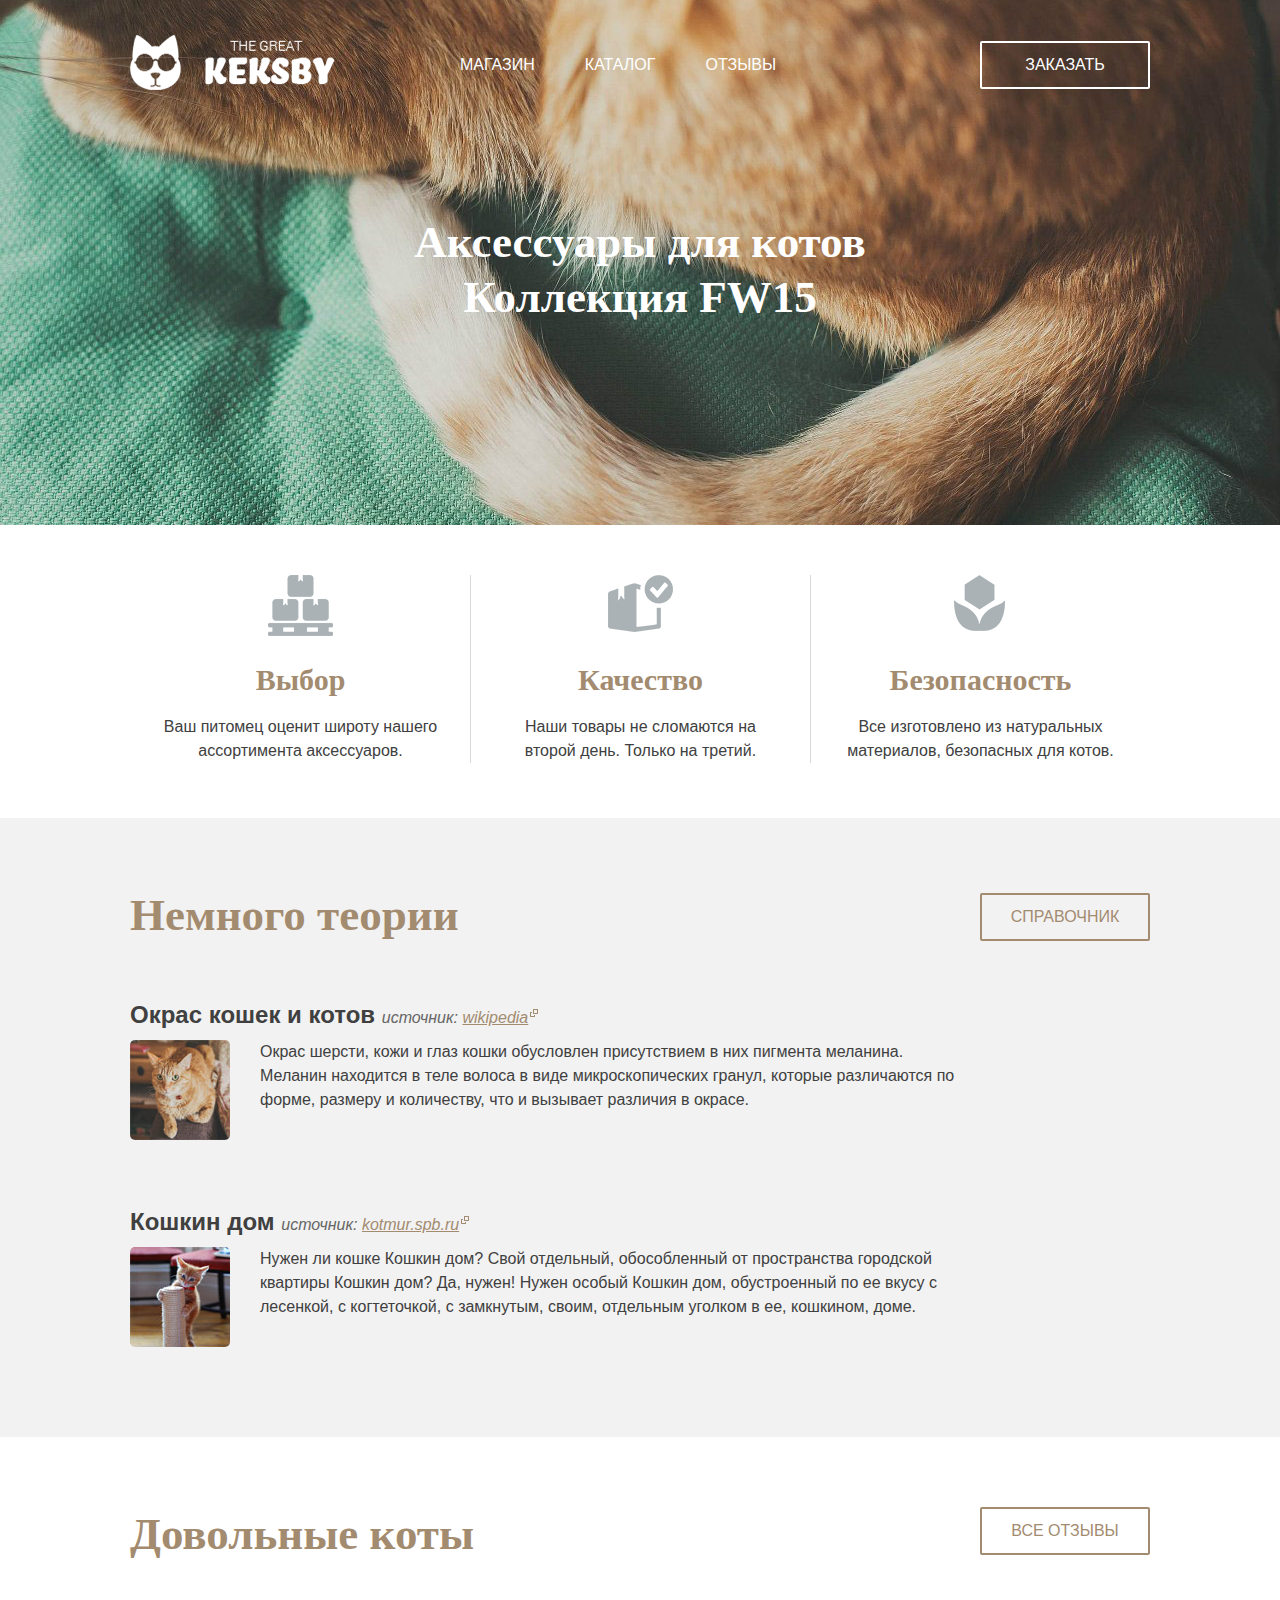
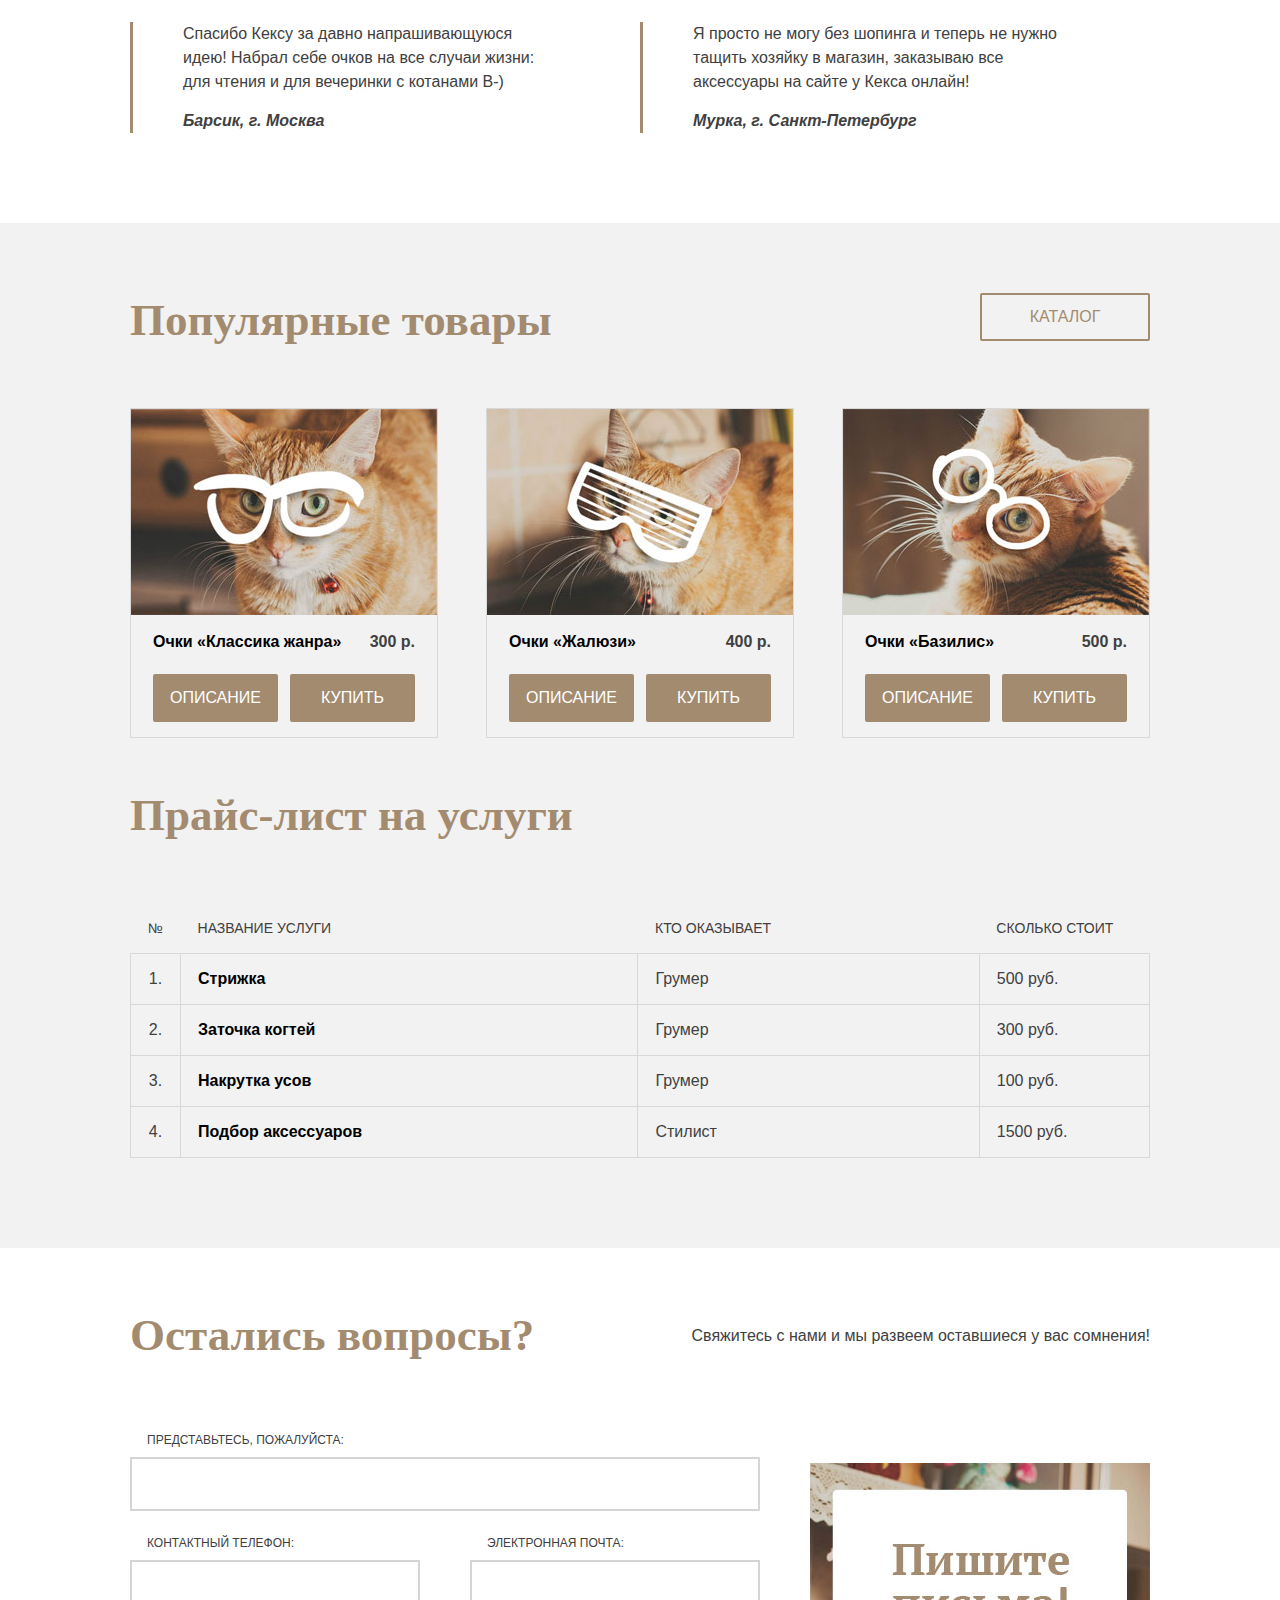
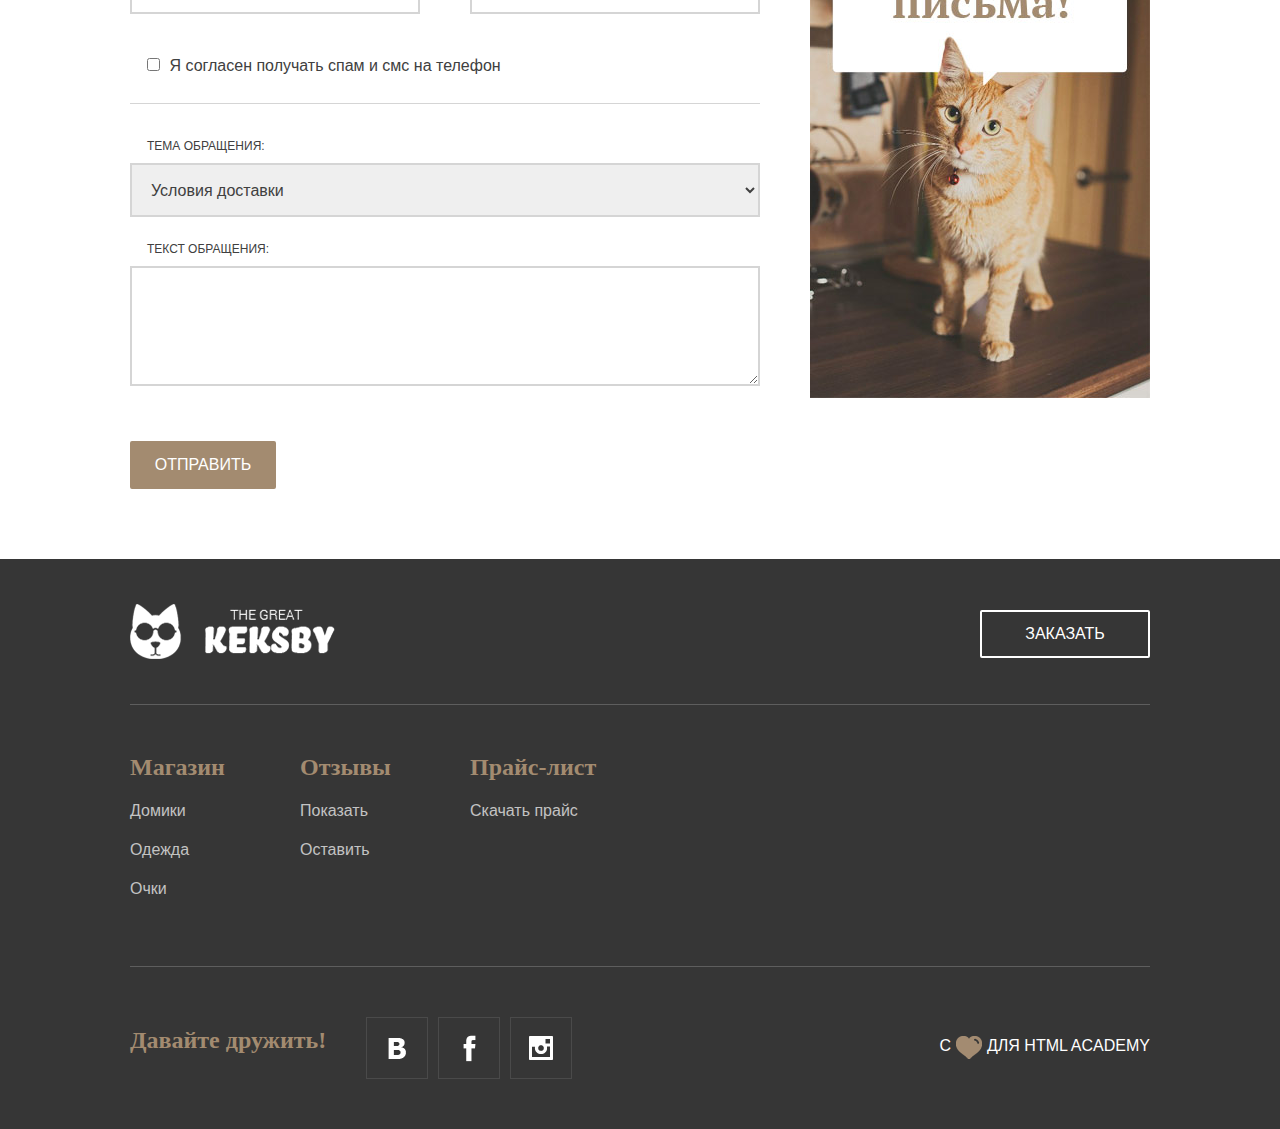
<file: Common/the-great-keksby/index.html>
<!DOCTYPE HTML>
<html lang="ru">
  <head>
    <meta charset="utf-8">
    <title>The Great Keksby</title>
    <link rel="stylesheet" href="css/style.css">
  </head>
  <body>
    <div class="page-header">
      <div class="container">
        <div class="header-top clearfix">
          <div class="header-logo">
            <img src="img/logo.png" alt="The Great Keksby" width="205" height="55">
          </div>
          <ul class="main-nav clearfix">
            <li><a href="#">Магазин</a></li>
            <li><a href="#">Каталог</a></li>
            <li><a href="#">Отзывы</a></li>
          </ul>
          <a class="btn btn-quick-order" href="#">Заказать</a>
        </div>
        <div class="promo">
          <a href="#">Аксессуары для котов<br> Коллекция FW15</a>
        </div>
      </div>
    </div>


    <div class="features">
      <div class="container">
        <ul class="clearfix">
          <li class="feature-item feature-choice">
            <h2 class="feature-title">Выбор</h2>
            <p>Ваш питомец оценит широту нашего ассортимента аксессуаров.</p>
          </li>
          <li class="feature-item feature-quality">
            <h2 class="feature-title">Качество</h2>
            <p>Наши товары не сломаются на второй день. Только на третий.</p>
          </li>
          <li class="feature-item feature-safety">
            <h2 class="feature-title">Безопасность</h2>
            <p>Все изготовлено из натуральных материалов, безопасных для котов.</p>
          </li>
        </ul>
      </div>
    </div>


    <div class="cat-reference">
      <div class="container">
        <h2 class="section-title">Немного теории</h2>
        <a class="btn to-full-reference" href="#" title="Открыть справочник">Справочник</a>
        <dl>
          <div class="theory-container">
            <dt class="reference-title">
              Окрас кошек и котов
              <i class="reference-source">источник: <a target="_blank" href="https://ru.wikipedia.org">wikipedia</a></i>
            </dt>
            <dd>
              <img src="img/article-1.jpg" alt="Окрас кошек и котов" width="100" height="100">
              <p>Окрас шерсти, кожи и глаз кошки обусловлен присутствием в них пигмента меланина. Меланин находится в теле волоса в виде микроскопических гранул, которые различаются по форме, размеру и количеству, что и вызывает различия в окрасе.</p>
            </dd>
          </div>
          <div class="theory-container">
            <dt class="reference-title">
              Кошкин дом
              <i class="reference-source">источник: <a target="_blank" href="http://kotmur.spb.ru">kotmur.spb.ru</a></i>
            </dt>
            <dd>
              <img src="img/article-2.jpg" alt="Кошкин дом" width="100" height="100">
              <p>Нужен ли кошке Кошкин дом? Свой отдельный, обособленный от пространства городской квартиры Кошкин дом? Да, нужен! Нужен особый Кошкин дом, обустроенный по ее вкусу с лесенкой, с когтеточкой, с замкнутым, своим, отдельным уголком в ее, кошкином, доме.</p>
            </dd>
          </div>
        </dl>
      </div>
    </div>


    <div class="reviews">
      <div class="container">
        <h2 class="section-title">Довольные коты</h2>
        <a class="btn to-all-reviews" href="#" title="Посмотреть все отзывы">Все отзывы</a>
        <div class="reviews-list clearfix">
          <blockquote class="review-item">
            <p>Спасибо Кексу за давно напрашивающуюся идею! Набрал себе очков на все случаи жизни: для чтения и для вечеринки с котанами B-)</p>
            <cite class="review-author">Барсик, г. Москва</cite>
          </blockquote>
          <blockquote class="review-item">
            <p>Я просто не могу без шопинга и теперь не нужно тащить хозяйку в магазин, заказываю все аксессуары на сайте у Кекса онлайн!</p>
            <cite class="review-author">Мурка, г. Санкт-Петербург</cite>
          </blockquote>
        </div>
      </div>
    </div>


    <div class="popular-and-price">
      <div class="container">
        <h2 class="section-title">Популярные товары</h2>
        <a class="btn to-catalog" href="#" title="Посмотреть все товары">Каталог</a>
        <div class="popular-items clearfix">
          <div class="catalog-item">
            <img src="img/glasses-1.jpg" alt="очки «Классика жанра»" width="306" height="206">
            <h3>Очки «Классика жанра»</h3>
            <b class="catalog-item-price">300 р.</b>
            <a class="btn btn-info" href="#">Описание</a>
            <a class="btn btn-buy" href="#">Купить</a>
          </div>
          <div class="catalog-item">
            <img src="img/glasses-2.jpg" alt="очки «Жалюзи»" width="306" height="206">
            <h3>Очки «Жалюзи»</h3>
            <b class="catalog-item-price">400 р.</b>
            <a class="btn btn-info" href="#">Описание</a>
            <a class="btn btn-buy" href="#">Купить</a>
          </div>
          <div class="catalog-item">
            <img src="img/glasses-3.jpg" alt="очки «Базилис»" width="306" height="206">
            <h3>Очки «Базилис»</h3>
            <b class="catalog-item-price">500 р.</b>
            <a class="btn btn-info" href="#">Описание</a>
            <a class="btn btn-buy" href="#">Купить</a>
          </div>
        </div>

        <h2 class="section-title">Прайс-лист на услуги</h2>
        <table class="price-list">
          <tr>
            <th class="price-number">№</th>
            <th>Название услуги</th>
            <th>Кто оказывает</th>
            <th>Сколько стоит</th>
          </tr>
          <tr>
            <td class="price-number">1.</td>
            <td class="price-name">Стрижка</td>
            <td class="price-master">Грумер</td>
            <td class="price-cost">500 руб.</td>
          </tr>
          <tr>
            <td class="price-number">2.</td>
            <td class="price-name">Заточка когтей</td>
            <td class="price-master">Грумер</td>
            <td class="price-cost">300 руб.</td>
          </tr>
          <tr>
            <td class="price-number">3.</td>
            <td class="price-name">Накрутка усов</td>
            <td class="price-master">Грумер</td>
            <td class="price-cost">100 руб.</td>
          </tr>
          <tr>
            <td class="price-number">4.</td>
            <td class="price-name">Подбор аксессуаров</td>
            <td class="price-master">Стилист</td>
            <td class="price-cost">1500 руб.</td>
          </tr>
        </table>
      </div>
    </div>


    <div class="feedback">
      <div class="container">
        <h2 class="section-title">Остались вопросы?</h2>
        <p class="feedback-tip">Свяжитесь с нами и мы развеем оставшиеся у вас сомнения!</p>
        <form class="feedback-form" action="/keksby-mail" method="post">
          <div class="feedback-form-group">
            <label for="fullname">Представьтесь, пожалуйста:</label>
            <input type="text" name="fullname" id="fullname">
          </div>
          <div class="clearfix">
            <div class="feedback-form-group feedback-form-group-left-part">
              <label for="phone">Контактный телефон:</label>
              <input type="text" name="phone" id="phone">
            </div>
            <div class="feedback-form-group feedback-form-group-right-part">
              <label for="email">Электронная почта:</label>
              <input type="text" name="email" id="email">
            </div>
          </div>
          <div class="checkbox-area">
            <label>
              <input type="checkbox" name="subscription">
              Я согласен получать спам и смс на телефон
            </label>
          </div>
          <div class="feedback-form-group">
            <label for="topic">Тема обращения:</label>
            <select name="topic" id="topic">
              <option value="1">Условия доставки</option>
              <option value="2">Возврат товара</option>
              <option value="3">Жалоба в Роспотребнадзор</option>
            </select>
          </div>
          <div class="feedback-form-group">
            <label for="message">Текст обращения:</label>
            <textarea name="message" id="message"></textarea>
          </div>
          <input class="btn" type="submit" value="Отправить">
        </form>
      </div>
    </div>


    <div class="page-footer">
      <div class="container">
        <div class="footer-top clearfix">
          <div class="footer-logo">
            <img src="img/logo.png" alt="The Great Keksby" width="205" height="55">
          </div>
          <a class="btn btn-quick-order" href="#">Заказать</a>
        </div>

        <div class="footer-middle clearfix">
          <div class="footer-menu">
            <h3>Магазин</h3>
            <ul>
              <li><a href="#">Домики</a></li>
              <li><a href="#">Одежда</a></li>
              <li><a href="#">Очки</a></li>
            </ul>
          </div>
          <div class="footer-menu">
            <h3>Отзывы</h3>
            <ul>
              <li><a href="#">Показать</a></li>
              <li><a href="#">Оставить</a></li>
            </ul>
          </div>
          <div class="footer-menu">
            <h3>Прайс-лист</h3>
            <ul>
              <li><a href="#">Скачать прайс</a></li>
            </ul>
          </div>
        </div>

        <div class="footer-bottom clearfix">
          <div class="footer-social">
            <b>Давайте дружить!</b>
            <a class="social-btn social-btn-vk" href="https://vk.com/htmlacademy">Вконтакте</a>
            <a class="social-btn social-btn-fb" href="https://facebook.com/htmlacademy">Фейсбук</a>
            <a class="social-btn social-btn-in" href="https://instagram.com/htmlacademy">Инстаграм</a>
          </div>
          <div class="footer-copyright">
            С <span class="heart">любовью</span> для <a href="https://htmlacademy.ru">HTML Academy</a>
          </div>
        </div>
      </div>
    </div>

  </body>
</html>
</file>
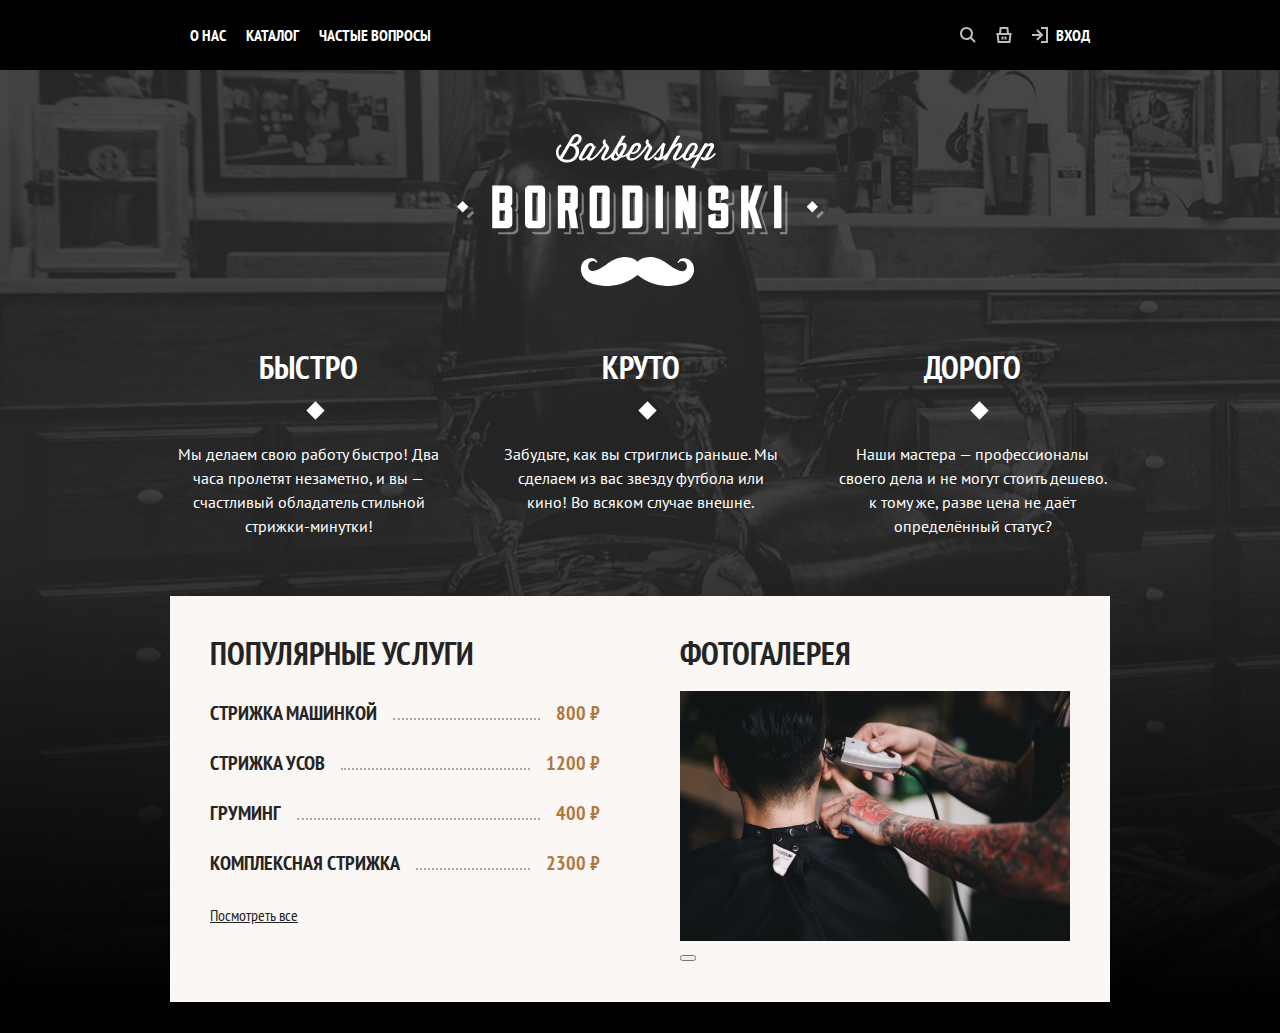
<file: HTML-CSS-Level-1/barbershop/index.html>
<!doctype html>
<html lang="ru">
<head>
    <meta charset="UTF-8">
    <meta name="viewport"
          content="width=device-width, user-scalable=no, initial-scale=1.0, maximum-scale=1.0, minimum-scale=1.0">
    <meta http-equiv="X-UA-Compatible" content="ie=edge">
    <link rel="preconnect" href="https://fonts.googleapis.com">
    <link rel="preconnect" href="https://fonts.gstatic.com" crossorigin>
    <link href="https://fonts.googleapis.com/css2?family=PT+Sans+Narrow:wght@400;700&display=swap" rel="stylesheet">
    <link href="https://fonts.googleapis.com/css2?family=PT+Sans&display=swap" rel="stylesheet">
    <link rel="stylesheet" href="./css/style.css">
    <title>Borodinski Barbershop | Главная</title>
</head>
<body>
<header class="header">
    <div class="header__container container grid">
        <nav class="header__nav nav">
            <ul class="nav__list list-reset">
                <li class="nav__item"><a href="#" class="nav__link">О нас</a></li>
                <li class="nav__item"><a href="./catalog.html" class="nav__link">Каталог</a></li>
                <li class="nav__item"><a href="#" class="nav__link">Частые вопросы</a></li>
            </ul>
        </nav>
        <ul class="header__controls controls list-reset">
            <button class="btn-reset" aria-label="Поиск по сайту"><img width="16" height="16" src="./img/svg/search.svg"
                                                                       alt="Иконка поиска"></button>
            <button class="btn-reset" aria-label="Корзина товаров"><img width="16" height="16" src="./img/svg/cart.svg"
                                                                        alt="Иконка корзины"></button>
            <a href="./login.html" class="btn-reset controls__login"><img width="16" height="16"
                                                                          src="./img/svg/login.svg"
                                                                          alt="Иконка вход на сайт"><span>Вход</span></a>
        </ul>
    </div>
</header>
<main class="main main-index">
    <section class="main-index__hero hero">
        <div class="hero__logo">
            <img src="./img/svg/logo.svg" alt="Логотип барбершоп Borodinski" width="367" height="152">
        </div>
        <div class="hero__container container">
            <ul class="hero__list list-reset">
                <li class="hero__item">
                    <h3>Быстро</h3>
                    <p>Мы делаем свою работу быстро! Два часа пролетят незаметно, и вы — счастливый обладатель стильной
                        стрижки-минутки!</p>
                </li>
                <li class="hero__item">
                    <h3>Круто</h3>
                    <p>Забудьте, как вы стриглись раньше. Мы сделаем из вас звезду футбола или кино! Во всяком случае
                        внешне.</p>
                </li>
                <li class="hero__item">
                    <h3>Дорого</h3>
                    <p>Наши мастера — профессионалы своего дела и не могут стоить дешево. к тому же, разве цена не даёт
                        определённый статус?</p>
                </li>
            </ul>
        </div>
    </section>
    <section class="services">
        <div class="services__container container">
            <div class="services__wrapper">
                <div class="services__col">
                    <h3>Популярные услуги</h3>
                    <ul class="services__popular popular">
                        <li class="popular__item">
                            <h4>Стрижка машинкой</h4>
                            <p>800 ₽</p>
                        </li>
                        <li class="popular__item">
                            <h4>Стрижка усов</h4>
                            <p>1200 ₽</p>
                        </li>
                        <li class="popular__item">
                            <h4>Груминг</h4>
                            <p>400 ₽</p>
                        </li>
                        <li class="popular__item">
                            <h4>Комплексная стрижка</h4>
                            <p>2300 ₽</p>
                        </li>
                    </ul>
                    <a href="#">Посмотреть все</a>
                </div>
                <div class="services__col">
                    <h3>Фотогалерея</h3>
                    <div class="services__carousel carousel">
                        <ul class="carousel__list">
                            <li class="list__item">
                                <picture>
                                    <source>
                                    <img src="./img/carousel-0.jpg" alt="Стрижка" width="390" height="250">
                                </picture>
                            </li>
                        </ul>
                        <div class="carousel__controls">
                            <button aria-label="Следующий слайд" class="carousel__btn carousel__btn_next"></button>
                        </div>
                    </div>
                </div>
            </div>
        </div>
    </section>
</main>
</body>
</html>
</file>
<file: Common/html-marathon-2021/css/style.css>
/* montserrat-regular - latin_cyrillic */
@font-face {
    font-family: 'Montserrat';
    font-style: normal;
    font-weight: 400;
    src: local(''),
    url('../fonts/montserrat-v18-latin_cyrillic-regular.woff2') format('woff2'), /* Chrome 26+, Opera 23+, Firefox 39+ */ url('../fonts/montserrat-v18-latin_cyrillic-regular.woff') format('woff'); /* Chrome 6+, Firefox 3.6+, IE 9+, Safari 5.1+ */
}

/* montserrat-500 - latin_cyrillic */
@font-face {
    font-family: 'Montserrat';
    font-style: normal;
    font-weight: 500;
    src: local(''),
    url('../fonts/montserrat-v18-latin_cyrillic-500.woff2') format('woff2'), /* Chrome 26+, Opera 23+, Firefox 39+ */ url('../fonts/montserrat-v18-latin_cyrillic-500.woff') format('woff'); /* Chrome 6+, Firefox 3.6+, IE 9+, Safari 5.1+ */
}

/* playfair-display-regular - latin_cyrillic */
@font-face {
    font-family: 'Playfair Display';
    font-style: normal;
    font-weight: 400;
    src: local(''),
    url('../fonts/playfair-display-v22-latin_cyrillic-regular.woff2') format('woff2'), /* Chrome 26+, Opera 23+, Firefox 39+ */ url('../fonts/playfair-display-v22-latin_cyrillic-regular.woff') format('woff'); /* Chrome 6+, Firefox 3.6+, IE 9+, Safari 5.1+ */
}

/* playfair-display-700 - latin_cyrillic */
@font-face {
    font-family: 'Playfair Display';
    font-style: normal;
    font-weight: 700;
    src: local(''),
    url('../fonts/playfair-display-v22-latin_cyrillic-700.woff2') format('woff2'), /* Chrome 26+, Opera 23+, Firefox 39+ */ url('../fonts/playfair-display-v22-latin_cyrillic-700.woff') format('woff'); /* Chrome 6+, Firefox 3.6+, IE 9+, Safari 5.1+ */
}

/* playfair-display-italic - latin_cyrillic */
@font-face {
    font-family: 'Playfair Display';
    font-style: italic;
    font-weight: 400;
    src: local(''),
    url('../fonts/playfair-display-v22-latin_cyrillic-italic.woff2') format('woff2'), /* Chrome 26+, Opera 23+, Firefox 39+ */ url('../fonts/playfair-display-v22-latin_cyrillic-italic.woff') format('woff'); /* Chrome 6+, Firefox 3.6+, IE 9+, Safari 5.1+ */
}

html {
    box-sizing: border-box;
}

*,
*::before,
*::after {
    box-sizing: inherit;
}

:root {

    /* colors */
    --c-coral-tree: #ae7c78;
    --c-off-white: #fff;
    --c-can-can: #d89999;
    --c-cosmos: #ffdcdc;
    --c-black-squeeze: #f7fafc;

    /* fonts */
    --font-family: 'Montserrat', 'Arial', sans-serif;
    --font-alt: 'Playfair Display', 'Georgia', serif;
    --font-regular: 400 16px / 20px var(--font-family);
    --font-title: 400 44px / 59px var(--font-alt);
    --font-section-title: 700 36px / 48px var(--font-alt);
    --font-subtitle: 400 24px / 29px var(--font-family);
    --font-title-small: 500 16px / 20px var(--font-family);
}

body {
    margin: 0;
    padding: 0;
    font-family: var(--font-family);
    font-size: 16px;
    line-height: 1;
    background-color: var(--c-off-white);
    overflow-x: hidden;
}

img {
    max-width: 100%;
    object-fit: cover;
    width: 100%;
}

a {
    text-decoration: none;
    color: var(--c-coral-tree);
}

.visually-hidden {
    position: absolute;
    overflow: hidden;
    margin: -1px;
    border: 0;
    padding: 0;
    width: 1px;
    height: 1px;
    clip: rect(0 0 0 0);
}

.list-reset {
    padding: 0;
    margin: 0;
    list-style: none;
}

.btn-reset {
    padding: 0;
    display: flex;
    border: none;
    background-color: transparent;
    cursor: pointer;
}

.btn {
    padding: 30px 70px;
    font-size: 16px;
    line-height: 20px;
    color: var(--c-off-white);
    border-radius: 40px;
    background-color: var(--c-can-can);
    transition: 0.3s ease-in-out;
}

.btn:hover {
    background-color: var(--c-coral-tree);
}

.title {
    margin: 0;
    font: var(--font-title);
    color: var(--c-coral-tree);
}

.title span {
    font-style: italic;
}

.title--xs {
    font: var(--font-title-small);
}

.title--md {
    font: var(--font-subtitle);
}

.title--section {
    font: var(--font-section-title);
}

.container {
    --width: 1200px;
    --padding: 120px;
    margin: 0 auto;
    padding: 0 var(--padding);
    width: 100%;
    max-width: calc(var(--width) + var(--padding) * 2);
}

.header {
    position: relative;
    margin-top: 26px;
    margin-bottom: 81px;
}

.header::before,
.header::after {
    content: "";
    position: absolute;
    top: 0;
    left: 0;
    width: 100%;
    height: 1px;
    background-color: var(--c-coral-tree);
}

.header::before {
    top: unset;
    bottom: 0;
}

.nav__list {
    display: flex;
    align-items: center;
    justify-content: space-between;
}

.nav__item a {
    position: relative;
    display: block;
    padding: 22px 0;
    font: var(--font-regular);
    overflow: hidden;
}

.nav__item a::after {
    content: "";
    position: absolute;
    bottom: 25%;
    left: -200%;
    width: 100%;
    height: 1px;
    background-color: var(--c-coral-tree);
    transition: 0.3s ease-in-out;
}

.nav__item a:hover::after {
    left: 0;
}

.nav__item--logo a {
    padding: 0;
}

.nav__item--logo a:after {
    display: none;
}

.intro {
    margin-bottom: 48px;
}

.intro__title {
    margin-bottom: 24px;
}

.intro__descr {
    margin-bottom: 64px;
}

.intro__container {
    display: flex;
    justify-content: space-between;
}

.intro__col {
    max-width: 384px;
}

.intro__col:nth-child(2) {
    margin-top: 56px;
}

.features {
    margin-bottom: 80px;
}

.features__list {
    display: flex;
    justify-content: space-between;
}

.features__item {
    display: flex;
}

.features__item-col {
    color: var(--c-coral-tree);
}

.features__item-col p {
    margin: 0;
    width: 285px;
    font-size: 16px;
    line-height: 20px;
}

.features__title {
    margin-bottom: 8px;
}

.features__item-col svg {
    width: fit-content;
    margin-right: 20px;
}

.popular {
    margin-bottom: 80px;
}

.popular__slider {
    display: flex;
    width: 100%;
    max-width: 794px;
    margin: 0 auto;
}

.popular__title {
    text-align: center;
    margin-bottom: 36px;
}

.popular__item {
    display: grid;
    grid-template-columns: repeat(2, 1fr);
    gap: 20px;
}

.popular__item-info {
    margin-top: 26px;
    color: var(--c-coral-tree);
}

.popular__item-info h4 {
    margin: 0 0 20px;
    font: var(--font-subtitle);
    font-weight: 500;
}

.popular__item-info p {
    margin: 0 0 24px;
    font: var(--font-regular);
    font-weight: 400;
}

.popular__item-size {
    display: block;
    margin-bottom: 24px;
    font: var(--font-regular);
}

.popular__item-price {
    display: block;
    margin-bottom: 64px;
    font: var(--font-subtitle);
    font-weight: 500;
}

.slider {
    width: 100%;
    user-select: none;
    touch-action: pan-y;
}

.slider__track {
    margin: 0 auto 24px;
    width: 794px;
    height: 100%;
    overflow: hidden;
}

.slider__track.grab {
    cursor: grab;
}

.slider__track.grabbing {
    cursor: grabbing;
}

.slider__list {
    display: flex;
}

.slider__item {
    justify-content: space-between;
    flex-shrink: 0;
    width: 100%;
    height: 100%;
}

.slider__item img {
    pointer-events: none;
}

.slider__controls {
    display: flex;
    align-items: center;
    justify-content: center;
}

.slider__controls button {
    position: relative;
    color: var(--c-coral-tree);
    transform-origin: center center;
    width: 50px;
    height: 16px;
}

.slider__controls button.prev {
    margin-right: 20px;
}

.slider__controls svg {
    width: 50px;
    height: 16px;
    pointer-events: none;
}

.slider__controls button.next {
    transform: rotate(180deg);
}

.categories {
    margin-bottom: 80px;
}

.categories__content {
    display: flex;
}

.categories__link {
    position: relative;
    display: flex;
    flex-direction: column;
    align-items: center;
    justify-content: center;
    width: 33.333%;
    height: 442px;
    border-radius: 10px;
    overflow: hidden;
}

.categories__link img {
    position: absolute;
    top: 0;
    left: 0;
    transition: 0.3s ease-in-out;
}

.categories__link:hover img {
    transform: scale(1.1);
}

.categories__link::after {
    content: "";
    position: absolute;
    top: 0;
    left: 0;
    right: 0;
    bottom: 0;
    background-color: rgba(174, 124, 120, 0.6);
    z-index: 2;
}

.categories__link:not(:last-child) {
    margin-right: 20px;
}

.categories__link * {
    z-index: 2;
    color: var(--c-off-white);
}

.categories__link h3 {
    margin: 0 0 8px;
    font: var(--font-section-title);
    letter-spacing: 0.02em;
    z-index: 4;
}

.categories__link p {
    margin: 0;
    font: var(--font-regular);
    z-index: 4;
}

.banner {
    margin-bottom: 80px;
}

.banner__content {
    display: grid;
    grid-template-columns: repeat(2, 590px);
    grid-template-rows: repeat(1, 391px);
    justify-content: space-between;
    background-color: var(--c-coral-tree);
}

.banner__column {
}

.banner__title {
    margin: 0 0 24px;
    padding-top: 40px;
    padding-left: 102px;
    font: var(--font-title);
    color: var(--c-off-white);
}

.banner__descr {
    margin: 0;
    padding-left: 102px;
    max-width: 80%;
    font: var(--font-subtitle);
    color: var(--c-off-white);
}

.steps {
    margin-bottom: 80px;
}

.steps__title {
    margin-bottom: 36px;
    text-align: center;
}

.steps__list {
    display: flex;
    color: var(--c-coral-tree);
}

.steps__item {
    display: flex;
    flex-direction: column;
    align-items: center;
}

.steps__item:not(:last-child) {
    margin-right: 20px;
}

.steps__item svg {
    margin-bottom: 8px;
}

.steps__item h4 {
    margin: 0 0 8px;
    font: var(--font-title-small);
}

.steps__item p {
    margin: 0;
    font: var(--font-regular);
    text-align: center;
}

.subscribe {
    margin-bottom: 80px;
}

.subscribe__content {
    display: flex;
    justify-content: space-between;
}

.subscribe__column:first-child {
    max-width: 487px;
    display: flex;
    flex-direction: column;
    justify-content: center;
}

.subscribe__column--grid {
    display: grid;
    grid-template-columns: 285px 387px;
    grid-template-rows: auto;
    grid-template-areas:
            "small1 hero"
            "small2 hero";
    gap: 20px;
}

.subscribe__column-item {
    grid-area: small1;
    width: 285px;
    height: 220px;
}

.subscribe__column-item:nth-child(2) {
    grid-area: small2;
}

.subscribe__column-item--big {
    grid-area: hero;
    width: 387px;
    height: 460px;
}

.subscribe__title {
    margin: 0;
    margin-bottom: 40px;
}

.subscribe__descr {
    margin: 0 0 40px;
    font: var(--font-subtitle);
    color: var(--c-coral-tree);
}

.social {
    display: inline-flex;
    align-items: center;
}

.social li {
    margin-right: 19px;
}

.social li:last-child {
    margin-right: 0;
}

.social a {
    display: flex;
    align-items: center;
    justify-content: center;
}

.review {
    margin-bottom: 80px;
}

.review__content {
    padding: 40px 44px 64px;
    border: 1px solid var(--c-coral-tree);
}

.review__title {
    margin: 0;
    margin-bottom: 40px;
    text-align: center;
}

.review__list {
    display: flex;
    justify-content: space-between;
}

.review__item {
    max-width: 300px;
    font: var(--font-regular);
    color: var(--c-coral-tree);
    text-align: center;
}

.review__item p {
    margin: 0 0 16px;
}

.review__item span {
    font: var(--font-title-small);
}

.map {
    position: relative;
    max-height: 644px;
}

.map__container {
    position: absolute;
    top: 0;
    left: 50%;
    width: 100%;
    transform: translateX(-50%);
}

.popup {
    position: absolute;
    top: 52px;
    left: calc(100px + 120px);
    width: 386px;
    height: 520px;
    padding: 40px 35px;
    background-color: #f7fafc;
    box-shadow: 0 4px 40px rgba(217, 217, 217, 0.3);
    border-radius: 12px;
    color: var(--c-coral-tree);
}

.popup__title {
    margin-bottom: 42px;
}

.popup__contact {
    margin-bottom: 20px;
}

.popup small {
    display: block;
    margin-bottom: 21px;
    font: var(--font-regular);
}

.popup address,
.popup a,
.popup p {
    margin: 0;
    font: var(--font-title-small);
}

.footer {
    background-color: var(--c-coral-tree);
    color: var(--c-off-white);
}

.footer__container {
    display: flex;
    align-items: center;
    justify-content: space-between;
    padding-top: 24px;
    padding-bottom: 40px;
}

.footer a {
    color: var(--c-off-white);
}

.footer__nav {
    display: flex;
}

.footer__nav li:not(:last-child) {
    margin-right: 68px;
}

.burger {
    position: relative;
    display: none;
    width: 24px;
    height: 24px;
    transition: 0.3s ease-in-out;
}

.burger::after,
.burger::before {
    content: "";
    position: absolute;
    top: 0;
    left: 0;
    width: 100%;
    height: 2px;
    background-color: var(--c-coral-tree);
    transition: 0.3s ease-in-out;
}

.burger::after {
    top: unset;
    bottom: 0;
}

.burger span {
    display: block;
    width: 100%;
    height: 2px;
    background-color: var(--c-coral-tree);
    transition: 0.3s ease-in-out;
}

.burger.active::after,
.burger.active::before {
    background-color: #fff;
}

.burger.active span {
    display: none;
}

.burger.active::after {
    top: 50%;
    transform: rotate(45deg);
}

.burger.active::before {
    top: 50%;
    transform: rotate(-45deg);
}

@media (max-width: 1200px) {
    body.menu-active {
        overflow: hidden;
    }

    .header {
        padding-top: 26px;
    }

    .header::after,
    .header::before {
        display: none;
    }

    .burger {
        position: absolute;
        display: block;
        right: 20px;
        top: 13px;
        z-index: 2;
    }

    .container {
        --padding: 20px;
    }

    .nav__list {
        position: absolute;
        top: -26px;
        right: -200%;
        padding-top: 25%;
        z-index: 1;
        width: 100%;
        height: 100vh;
        flex-direction: column;
        justify-content: flex-start;
        background-color: var(--c-coral-tree);
        transition: 0.5s ease-in-out;
    }

    .nav__list.active {
        right: 0;
    }

    .nav__list a {
        color: var(--c-off-white);
        font-size: 20px;
    }

    .nav__item--logo {
        position: absolute;
        left: calc(-200% + 20px);
        top: 20px;
    }

    .nav__item--logo img {
        width: calc(100px * 1.5);
        height: calc(33px * 1.5);
    }

    .intro__title {
        font-size: 2.1rem;
        line-height: 1.5;
        text-align: center;
    }

    .intro__col {
        width: 50%;
    }

    .intro__col:nth-child(2) {
        margin-top: 20px;
        margin-left: 20px;
    }

    .intro__col:last-child {
        display: none;
    }

    .features__list {
        display: grid;
        align-items: center;
        justify-content: center;
        gap: 20px;
    }

    .features__item {
        margin-bottom: 20px;
        display: flex;
        flex-direction: column;
        text-align: center;
        align-items: center;
        justify-content: center;
    }

    .slider__track {
        width: 100%;
    }

    .categories__content {
        display: flex;
        flex-direction: column;
    }

    .categories__link {
        width: 100%;
        margin-right: 0;
        margin-bottom: 24px;
    }

    .categories__link img {
        height: 100%;
    }

    .banner__content {
        display: flex;
        flex-direction: column;
        max-height: 733px;
    }

    .banner__title,
    .banner__descr {
        padding-left: 20px;
    }

    .banner__descr {
        margin-bottom: 24px;
    }

    .steps__list {
        flex-direction: column;
    }

    .steps__list li {
        margin-bottom: 24px;
    }

    .subscribe__content {
        display: flex;
        align-items: center;
    }

    .subscribe__column {
        width: 50%;
    }

    .subscribe__column-item:not(:last-child) {
        display: none;
    }

    .subscribe__column--grid {
        display: flex;
    }

    .subscribe__column-item--big {
        width: 100%;
        display: flex;
        align-items: center;
    }

    .popup {
        left: 50%;
        transform: translateX(-50%);
    }


}

@media (max-width: 992px) {
    .footer__container {
        flex-direction: column;
    }

    .footer__logo {
        margin-bottom: 24px;
    }

    .footer__nav {
        display: grid;
        width: 100%;
        gap: 24px;
        margin-bottom: 24px;
        text-align: center;
    }

    .footer__nav li:not(:last-child) {
        margin: 0;
    }
}

@media (max-width: 565px) {
    .subscribe__column:first-child {
        width: 100%;
        max-width: 100%;
        text-align: center;
    }

    .subscribe__column--grid {
        display: none;
    }

    .review {
        display: none;
    }
}
</file>
<file: Common/the-great-keksby/css/style.css>
body {
  min-width: 1040px;
  margin: 0;
  padding: 0;
  font-size: 16px;
  line-height: 24px;
  font-family: "Arial", sans-serif;
  color: #404040;
  background-color: white;
}

.container {
  width: 1020px;
  margin: 0 auto;
}

.clearfix::after {
  content: "";
  display: table;
  clear: both;
}

.page-header {
  min-height: 490px;
  padding-top: 35px;
  background-image: url("../img/header-bg.jpg");
  background-repeat: no-repeat;
  background-position: center;
  background-size: cover;
}

.page-header,
.page-footer {
  color: #c3c3c3;
  background-color: #363636;
}

.header-top {
  margin-bottom: 125px;
}

.header-logo {
  float: left;
  width: 205px;
  height: 55px;
}

.header-logo img {
  width: 205px;
  height: 55px;
}

.main-nav {
  float: left;
  width: 520px;
  margin: 0;
  margin-top: 18px;
  margin-left: 125px;
  padding: 0;
  list-style: none;


}

.main-nav li {
  float: left;
  margin-right: 50px;
  text-transform: uppercase;
}

.main-nav li:last-child {
  margin-right: 0;
}

.main-nav a {
  color: #ffffff;
  text-decoration: none;
}

.main-nav a:hover {
  text-decoration: underline;
}

.main-nav a:active {
  color: rgba(255, 255, 255, 0.3);
}

.btn {
  display: inline-block;
  width: 146px;
  padding: 10px;
  font: inherit;
  vertical-align: top;
  text-align: center;
  color: #a38b70;
  text-transform: uppercase;
  text-decoration: none;
  word-wrap: break-word;
  border: 2px solid #a38b70;
  border-radius: 2px;
}

.btn:hover {
  color: #8d745a;
  border-color: #8d745a;
}

.btn:active {
  color: rgba(141, 116, 90, 0.3);
  border-color: #8d745a;
}

.btn-quick-order {
  float: right;
  margin-top: 6px;
  color: #ffffff;
  border-color: #ffffff;
}

.btn-quick-order:hover {
  color: #404040;
  background-color: #ffffff;
  border-color: #ffffff;
}

.btn-quick-order:active {
  color: rgba(64, 64, 64, 0.3);
  background-color: #ffffff;
  border-color: #ffffff;
}

.promo {
  font-weight: bold;
  font-size: 45px;
  line-height: 55px;
  font-family: "Georgia", serif;
  text-align: center;
}

.promo a {
  color: #ffffff;
  text-decoration: none;
}

.features {
  padding-top: 50px;
  padding-bottom: 55px;
}

.features ul {
  margin: 0;
  padding: 0;
  list-style: none;
}

.feature-item {
  position: relative;
  float: left;
  width: 279px;
  padding-top: 90px;
  padding-right: 30px;
  padding-left: 30px;
  text-align: center;
  border-left: 1px solid #d9d9d9;
}

.feature-item:first-child {
  border-left-color: transparent;
}

.feature-item::before {
  content: "";
  position: absolute;
  top: 0;
  left: 137px;
  width: 65px;
  height: 65px;
  background-image: url("../img/sprite.png");
  background-repeat: no-repeat;
}

.feature-choice::before {
  background-position: -5px -5px;
}

.feature-quality::before {
  background-position: -5px -76px;
}

.feature-safety::before {
  background-position: 1px -143px;
}

.feature-title {
  margin: 0;
  margin-bottom: 20px;
  font-weight: bold;
  font-size: 30px;
  line-height: 30px;
  font-family: "Georgia", serif;
  color: #a38b70;
}

.feature-item p {
  margin: 0;
}

.cat-reference {
  padding-top: 70px;
  padding-bottom: 90px;
  background-color: #f2f2f2;
}

.cat-reference .container {
  position: relative;
}

.section-title {
  margin: 0;
  margin-right: 180px;
  margin-bottom: 60px;
  font-weight: bold;
  font-size: 45px;
  line-height: 55px;
  font-family: "Georgia", serif;
  color: #a38b70;
}

.to-full-reference {
  position: absolute;
  top: 5px;
  right: 0;
}

.cat-reference dl {
  width: 830px;
  margin: 0;
  padding: 0;
}

.cat-reference dt {
  margin: 0;
  margin-bottom: 10px;
}

.cat-reference dd {
  position: relative;
  min-height: 100px;
  margin: 0;
  padding-left: 130px;
}

.cat-reference dd img {
  position: absolute;
  top: 0;
  left: 0;
  width: 100px;
  height: 100px;
  border-radius: 5px;
}

.cat-reference dd p {
  margin: 0;
}

.theory-container:first-child {
  margin-bottom: 70px;
}

.reference-title {
  font-weight: bold;
  font-size: 24px;
}

.reference-source {
  font-weight: normal;
  font-size: 16px;
  color: #666666;
  font-style: italic;
}

.reference-source a {
  position: relative;
  color: #a38b70;
}

.reference-source a:hover {
  color: #8d745a;
}

.reference-source a:active {
  color: rgba(141, 116, 90, 0.3);
}

.reference-source a::after {
  content: "";
  position: absolute;
  top: 0;
  right: -10px;
  width: 8px;
  height: 8px;
  background: url("../img/sprite.png") no-repeat -5px -210px;
}

.reviews {
  padding-top: 70px;
  padding-bottom: 90px;
}

.reviews .container {
  position: relative;
}

.to-all-reviews {
  position: absolute;
  top: 0;
  right: 0;
}

.review-item {
  float: left;
  width: 377px;
  margin: 0;
  margin-right: 80px;
  padding: 0;
  padding-left: 50px;
  border-left: 3px solid #a38b70;
}

.review-item p {
  margin: 0;
  margin-bottom: 15px;
}

.review-author {
  font-weight: bold;
  font-style: italic;
}

.popular-and-price {
  padding-top: 70px;
  padding-bottom: 90px;
  background-color: #f2f2f2;
}

.popular-and-price .container {
  position: relative;
}

.popular-items {
  margin-bottom: 50px;
}

.to-catalog {
  position: absolute;
  top: 0;
  right: 0;
}

.catalog-item {
  position: relative;
  float: left;
  width: 262px;
  margin-right: 48px;
  padding: 15px 22px;
  padding-top: 221px;

  border: 1px solid #d8d8d8;
}

.catalog-item:last-child {
  margin-right: 0;
}

.catalog-item img {
  position: absolute;
  top: 0;
  left: 0;
  width: 306px;
  height: 206px;
}

.catalog-item h3 {
  float: left;
  max-width: 205px;
  margin: 0;
  margin-bottom: 20px;
  font-size: 16px;
  color: #000000;
}

.catalog-item-price {
  float: right;
  max-width: 55px;
  margin-bottom: 20px;
}

.catalog-item .btn {
  width: 101px;
  color: #ffffff;
  background-color: #a38b70;
}

.catalog-item .btn:hover {
  background-color: #8d745a;
}

.catalog-item .btn:active {
  color: rgba(255, 255, 255, 0.3);
}

.catalog-item .btn-info {
  float: left;
  clear: left;
}

.catalog-item .btn-buy {
  float: right;
}

.price-list {
  width: 100%;
  border-collapse: collapse;
  line-height: 30px;
}

.price-list th {
  font-weight: normal;
  font-size: 14px;
  text-align: left;
  text-transform: uppercase;
}

.price-list td {
  border: 1px solid #d8d8d8;
}

.price-list th,
.price-list td {
  padding: 10px 17px;
}

.price-list .price-number {
  width: 15px;
  text-align: center;
}

.price-list .price-name {
  width: 422px;
  font-weight: bold;
  color: #000000;
}

.price-list .price-master {
  width: 306px;
}

.price-list .price-cost {
  width: 135px;
}

.feedback {
  padding-top: 60px;
  padding-bottom: 70px;
}

.feedback .container {
  position: relative;
}

.feedback .section-title {
  max-width: 500px;
}

.feedback-tip {
  position: absolute;
  top: 0;
  right: 0;
  max-width: 500px;
}

.feedback-form {
  width: 630px;
  padding-right: 390px;
  background-image: url("../img/write.jpg");
  background-repeat: no-repeat;
  background-position: 100% 40px;
}

.feedback-form-group {
  margin-bottom: 15px;
}

.feedback-form-group-left-part {
  float: left;
}

.feedback-form-group-right-part {
  float: right;
}

.feedback-form-group-left-part,
.feedback-form-group-right-part {
  width: 290px;
}

.feedback-form-group label {
  display: inline-block;
  padding: 5px 0;
  padding-left: 17px;
  font-size: 12px;
  text-transform: uppercase;
}

.feedback-form input[type="text"],
.feedback-form select,
.feedback-form textarea {
  box-sizing: border-box;
  width: 100%;
  height: 54px;
  padding: 9px 15px;
  font: inherit;
  color: inherit;
  border: 2px solid #d5d5d5;
}

.feedback-form input[type="text"]:hover,
.feedback-form select:hover,
.feedback-form textarea:hover {
  border-color: #bebebe;
}

.feedback-form input[type="text"]:focus,
.feedback-form select:focus,
.feedback-form textarea:focus {
  border-color: #8d745a;
}

.feedback-form textarea {
  display: block;
  min-height: 120px;
}

.checkbox-area {
  margin-bottom: 25px;
  padding-top: 25px;
  padding-bottom: 25px;
  padding-left: 17px;
  border-bottom: 1px solid #d5d5d5;
}

.checkbox-area input[type="checkbox"] {
  margin: 0;
  margin-right: 5px;
}

.feedback-form .btn {
  margin-top: 40px;
  color: #ffffff;
  background-color: #a38b70;
}

.feedback-form .btn:hover {
  background-color: #8d745a;
}

.feedback-form .btn:active {
  color: rgba(255, 255, 255, 0.3);
}

.page-footer {
  padding-top: 45px;
  padding-bottom: 50px;
}

.footer-top {
  margin-bottom: 45px;
}

.footer-logo {
  float: left;
  width: 205px;
  height: 55px;
}

.footer-logo img {
  width: 205px;
  height: 55px;
}

.footer-middle {
  margin-bottom: 50px;
  padding-top: 50px;
}

.footer-middle,
.footer-bottom {
  border-top: 1px solid #5e5e5e;
}

.footer-menu {
  float: left;
  width: 150px;
  margin-right: 20px;
}

.footer-menu h3 {
  margin: 0;
  margin-bottom: 20px;
  font-weight: bold;
  font-size: 24px;
  font-family: "Georgia", serif;
  color: #a38b70;
}

.footer-menu ul {
  margin: 0;
  padding: 0;
  list-style: none;
}

.footer-menu li {
  margin-bottom: 15px;
}

.footer-menu a {
  color: #c3c3c3;
  text-decoration: none;
}

.footer-menu a:hover {
  color: #ffffff;
}

.footer-menu a:active {
  color: rgba(255, 255, 255, 0.3);
}

.footer-bottom {
  padding-top: 50px;
}

.footer-social {
  float: left;
  width: 490px;
  font-size: 0;
}

.footer-social b {
  margin-right: 40px;
  font-weight: bold;
  font-size: 24px;
  font-family: "Georgia", serif;
  color: #a38b70;
}

.social-btn {
  display: inline-block;
  width: 60px;
  height: 60px;
  margin-right: 10px;
  vertical-align: middle;
  color: #ffffff;
  background-image: url("../img/sprite.png");
  background-repeat: no-repeat;
  border: 1px solid rgba(255, 255, 255, 0.1);
}

.social-btn:hover {
  border-color: rgba(255, 255, 255, 0.3);
}

.social-btn:active {
  border-color: #ffffff;
  opacity: 0.1;
}

.social-btn-vk {
  background-position: 16px -238px;
}

.social-btn-fb {
  background-position: 19px -297px;
}

.social-btn-in {
  background-position: 13px -358px;
}

.footer-copyright {
  float: right;
  width: 236px;
  margin-top: 17px;
  text-align: right;
  color: #ffffff;
  text-transform: uppercase;
}

.footer-copyright .heart {
  display: inline-block;
  width: 27px;
  height: 24px;
  font-size: 0;
  vertical-align: middle;
  background-image: url("../img/sprite.png");
  background-repeat: no-repeat;
  background-position: -5px -419px;
}

.footer-copyright a {
  color: #ffffff;
  text-decoration: none;
}

.footer-copyright a:hover {
  text-decoration: underline;
}

.footer-copyright a:active {
  color: rgba(255, 255, 255, 0.3);
}
</file>
<file: HTML-CSS-Level-1/barbershop/css/style.css>
/* Variables */

:root {
    --color-black: #000;
    --color-white: #fff;
    --color-pattern-light: #fbf7f4;
    --color-basic: #242424;

    --font-family: 'PT Sans Narrow', 'Arial', sans-serif;
}

/* Scaffolding */

html {
    box-sizing: border-box;
    scroll-behavior: smooth;
}

*,
*::after,
*::before {
    box-sizing: inherit;
}

body {
    margin: 0;
    font-family: var(--font-family);
    font-size: 16px;
    line-height: 1.1;
    color: var(--color-white);
    background-color: var(--color-black);
}

img {
    max-width: 100%;
    height: auto;
    object-fit: cover;
}

a {
    color: inherit;
}

/* Helpers */

.list-reset {
    padding: 0;
    margin: 0;
    list-style: none;
}

.btn-reset {
    cursor: pointer;
    padding: 0;
    margin: 0;
    background: none;
    font: inherit;
    border: none;
}

/* Grid */

.container {
    --gutter: 40px;
    --width: 940px;
    --container-width: calc(var(--width) + (var(--gutter) * 2));

    max-width: var(--container-width);
    width: 100%;
    margin: 0 auto;
    padding: 0 var(--gutter);
}

.grid {
    display: grid;
    grid-template-columns: repeat(12, 1fr);
}

.grid-col-4 {
    grid-column: 4 span;
}

/* header */

.header {
    min-height: 70px;
}

.header__container {
    padding-top: 24px;
    padding-bottom: 24px;
}

.header__nav {
    display: flex;
    grid-column: 1 / 1;
    align-items: center;
}

.header__controls {
    grid-column: -1 / -1;
    display: flex;
    align-items: center;
}

.header__controls button,
.header__controls a {
    display: flex;
    align-items: center;
    justify-content: center;
    padding: 0 20px;
}

.header__controls button:first-child {
    padding-right: 0;
}

.header__controls *:last-child {
    padding-left: 0;
}

/* nav */

.nav__list {
    display: flex;
}

.nav__item {
    padding: 0 20px;
    color: var(--color-white);
}

.nav__item:first-child {
    padding-right: 0;
}

.nav__item:last-child {
    padding-left: 0;
}

.nav__item a {
    text-decoration: none;
    font-weight: 700;
    font-size: 16px;
    line-height: 140%;
    text-transform: uppercase;
}

/* Controls */

.controls__login {
    display: flex;
    align-items: center;
    color: var(--color-white);
    text-decoration: none;
    font-weight: 700;
    font-size: 16px;
    line-height: 140%;
    text-transform: uppercase;
}

.controls__login img {
    width: 16px;
    height: 16px;
    margin-right: 8px;
}

/* Main Index Page */

.main-index {
    background: url('../img/bg.jpg') no-repeat;
    background-size: cover;
    min-height: 800px;
}

/* Hero */

.hero {
    padding-top: 64px;
}

.hero__logo {
    display: flex;
    align-items: center;
    justify-content: center;
    margin-bottom: 64px;
}

.hero__list {
    width: 100%;
    margin-bottom: 58px;
    display: grid;
    grid-template-columns: repeat(3, 277px);
    gap: 55px;
    text-align: center;
}

.hero__item {
    position: relative;
}

.hero__item::after {
    content: "";
    position: absolute;
    top: 54px;
    left: 50%;
    width: 13px;
    height: 13px;
    background-color: var(--color-white);
    transform: rotate(45deg);
}

.hero__item h3 {
    margin: 0 0 56px;
    font-weight: 700;
    font-size: 32px;
    line-height: 110%;
    text-transform: uppercase;
}

.hero__item p {
    font-family: 'PT Sans', serif;
    margin: 0;
    font-size: 16px;
    line-height: 150%;
}

/* Services */

.services {
    margin-bottom: 31px;
}

.services__container {
    color: var(--color-basic);
}

.services__wrapper {
    display: grid;
    grid-template-columns: repeat(2, 390px);
    gap: 80px;
    padding: 40px;
    background-color: var(--color-pattern-light);
}

.services__col ul {
    list-style: none;
    padding: 0;
    margin: 0;
}

.services__col h3 {
    margin: 0 0 20px;
    text-transform: uppercase;
    font-weight: 700;
    font-size: 32px;
    line-height: 110%;
}

.services__col:first-child h3 {
    margin-bottom: 28px;
}

ul.services__popular {
    margin-bottom: 30px;
    display: grid;
    gap: 22px;
}

/* Popular */

.popular__item {
    display: flex;
    align-items: baseline;
    justify-content: space-between;
    font-weight: 700;
    font-size: 20px;
    line-height: 140%;
    gap: 16px;
}

.popular__item::before {
    content: "";
    border-bottom: 2px dotted rgba(89, 89, 89, 0.5);
    flex-grow: 1;
    order: 2;
}

.popular__item h4 {
    order: 1;
}

.popular__item h4,
.popular__item p {
    white-space: nowrap;
    margin: 0;
    text-transform: uppercase;
}

.popular__item p {
    color: #AF7842;
    order: 3;
}

.popular__item span {
    position: relative;
    bottom: 6px;
    align-self: flex-end;
    width: 100%;
    margin: 0 16px;
    border-bottom: 1px dashed #595959;
}
</file>
